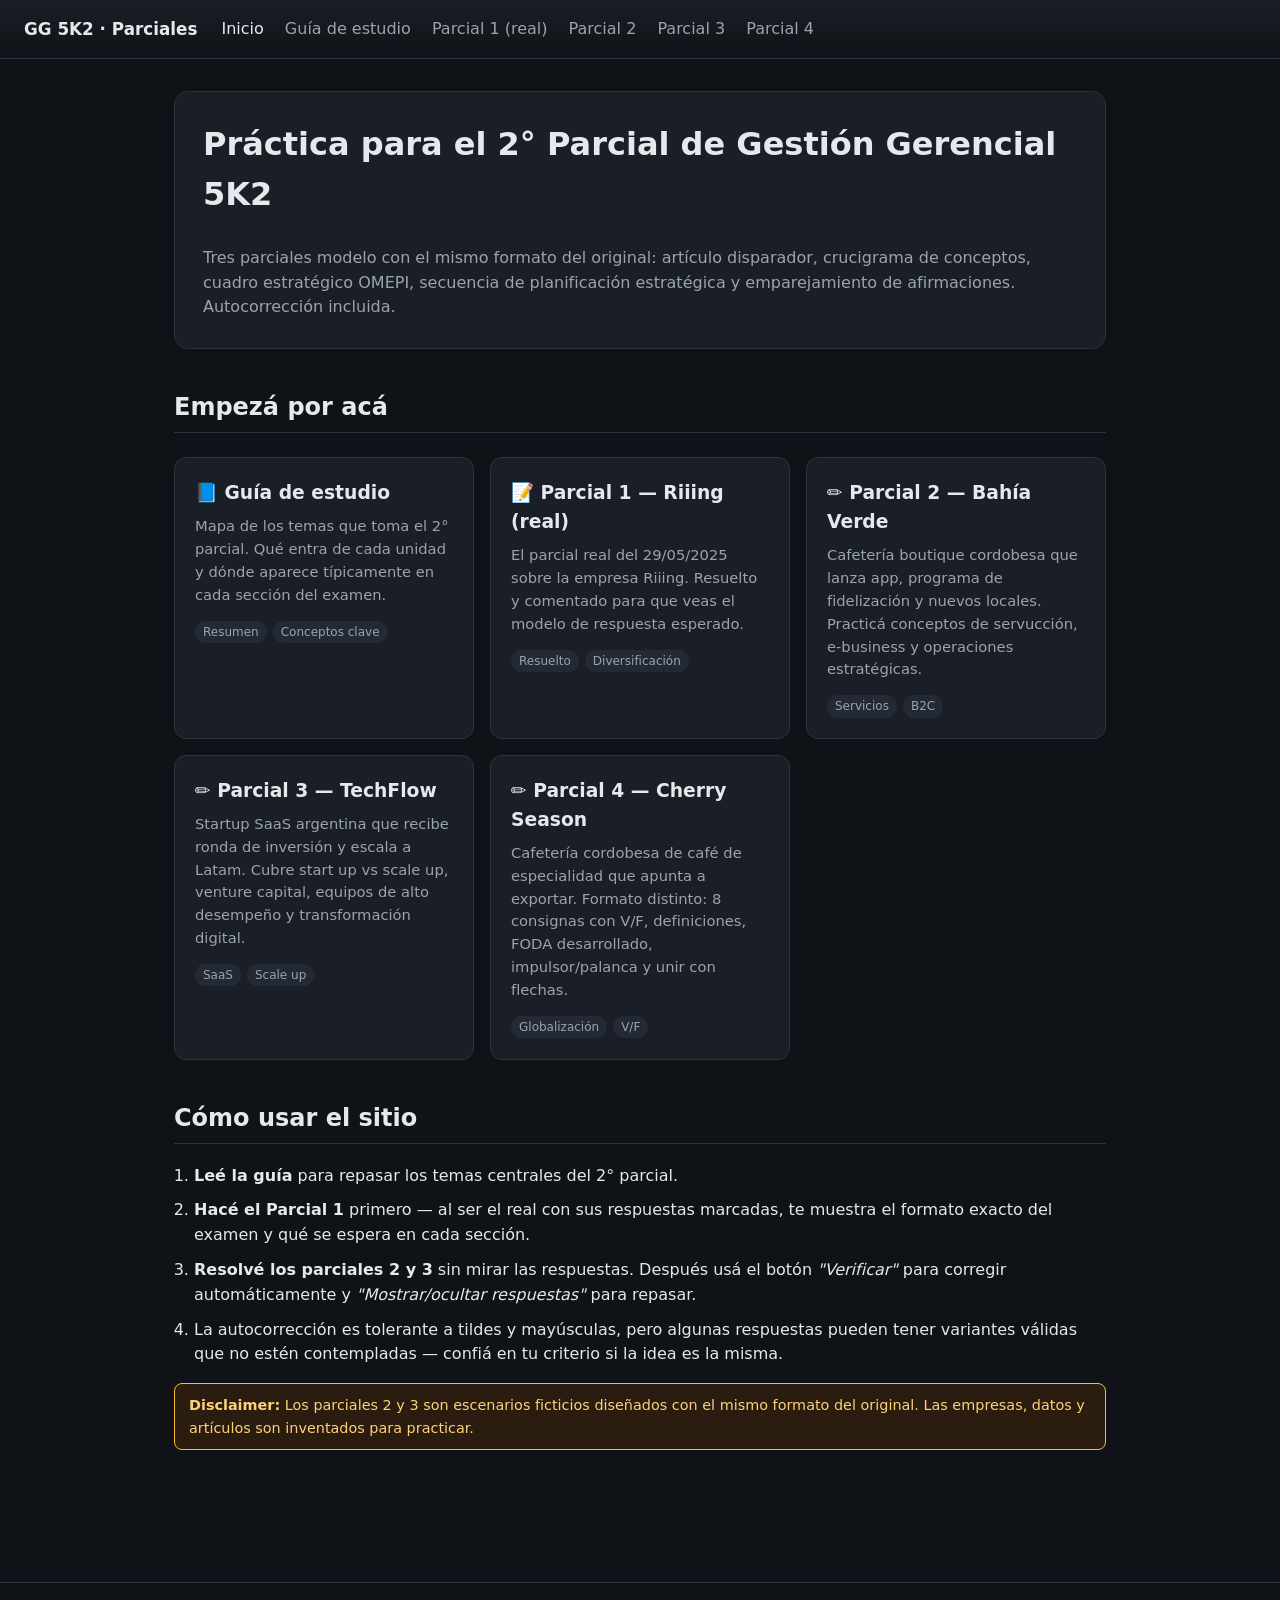
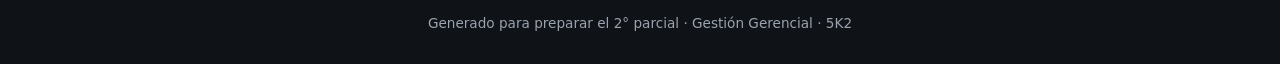
<file: index.html>
<!DOCTYPE html>
<html lang="es">
<head>
<meta charset="UTF-8">
<meta name="viewport" content="width=device-width, initial-scale=1.0">
<title>Gestión Gerencial 5K2 — Parciales Modelo</title>
<link rel="stylesheet" href="styles.css">
</head>
<body>
<header class="site">
  <div class="logo">GG 5K2 · Parciales</div>
  <nav>
    <a href="index.html">Inicio</a>
    <a href="guia.html">Guía de estudio</a>
    <a href="parcial-1.html">Parcial 1 (real)</a>
    <a href="parcial-2.html">Parcial 2</a>
    <a href="parcial-3.html">Parcial 3</a>
    <a href="parcial-4.html">Parcial 4</a>
  </nav>
</header>

<main>
  <section class="hero">
    <h1>Práctica para el 2° Parcial de Gestión Gerencial 5K2</h1>
    <p>Tres parciales modelo con el mismo formato del original: artículo disparador, crucigrama de conceptos, cuadro estratégico OMEPI, secuencia de planificación estratégica y emparejamiento de afirmaciones. Autocorrección incluida.</p>
  </section>

  <h2>Empezá por acá</h2>
  <div class="grid">
    <a class="card" href="guia.html">
      <h3>📘 Guía de estudio</h3>
      <p>Mapa de los temas que toma el 2° parcial. Qué entra de cada unidad y dónde aparece típicamente en cada sección del examen.</p>
      <span class="pill">Resumen</span><span class="pill">Conceptos clave</span>
    </a>

    <a class="card" href="parcial-1.html">
      <h3>📝 Parcial 1 — Riiing (real)</h3>
      <p>El parcial real del 29/05/2025 sobre la empresa Riiing. Resuelto y comentado para que veas el modelo de respuesta esperado.</p>
      <span class="pill">Resuelto</span><span class="pill">Diversificación</span>
    </a>

    <a class="card" href="parcial-2.html">
      <h3>✏️ Parcial 2 — Bahía Verde</h3>
      <p>Cafetería boutique cordobesa que lanza app, programa de fidelización y nuevos locales. Practicá conceptos de servucción, e-business y operaciones estratégicas.</p>
      <span class="pill">Servicios</span><span class="pill">B2C</span>
    </a>

    <a class="card" href="parcial-3.html">
      <h3>✏️ Parcial 3 — TechFlow</h3>
      <p>Startup SaaS argentina que recibe ronda de inversión y escala a Latam. Cubre start up vs scale up, venture capital, equipos de alto desempeño y transformación digital.</p>
      <span class="pill">SaaS</span><span class="pill">Scale up</span>
    </a>

    <a class="card" href="parcial-4.html">
      <h3>✏️ Parcial 4 — Cherry Season</h3>
      <p>Cafetería cordobesa de café de especialidad que apunta a exportar. Formato distinto: 8 consignas con V/F, definiciones, FODA desarrollado, impulsor/palanca y unir con flechas.</p>
      <span class="pill">Globalización</span><span class="pill">V/F</span>
    </a>
  </div>

  <h2>Cómo usar el sitio</h2>
  <ol class="numbered">
    <li><strong>Leé la guía</strong> para repasar los temas centrales del 2° parcial.</li>
    <li><strong>Hacé el Parcial 1</strong> primero — al ser el real con sus respuestas marcadas, te muestra el formato exacto del examen y qué se espera en cada sección.</li>
    <li><strong>Resolvé los parciales 2 y 3</strong> sin mirar las respuestas. Después usá el botón <em>"Verificar"</em> para corregir automáticamente y <em>"Mostrar/ocultar respuestas"</em> para repasar.</li>
    <li>La autocorrección es tolerante a tildes y mayúsculas, pero algunas respuestas pueden tener variantes válidas que no estén contempladas — confiá en tu criterio si la idea es la misma.</li>
  </ol>

  <div class="warn-banner">
    <strong>Disclaimer:</strong> Los parciales 2 y 3 son escenarios ficticios diseñados con el mismo formato del original. Las empresas, datos y artículos son inventados para practicar.
  </div>
</main>

<footer>
  Generado para preparar el 2° parcial · Gestión Gerencial · 5K2
</footer>
<script src="script.js"></script>
</body>
</html>
</file>
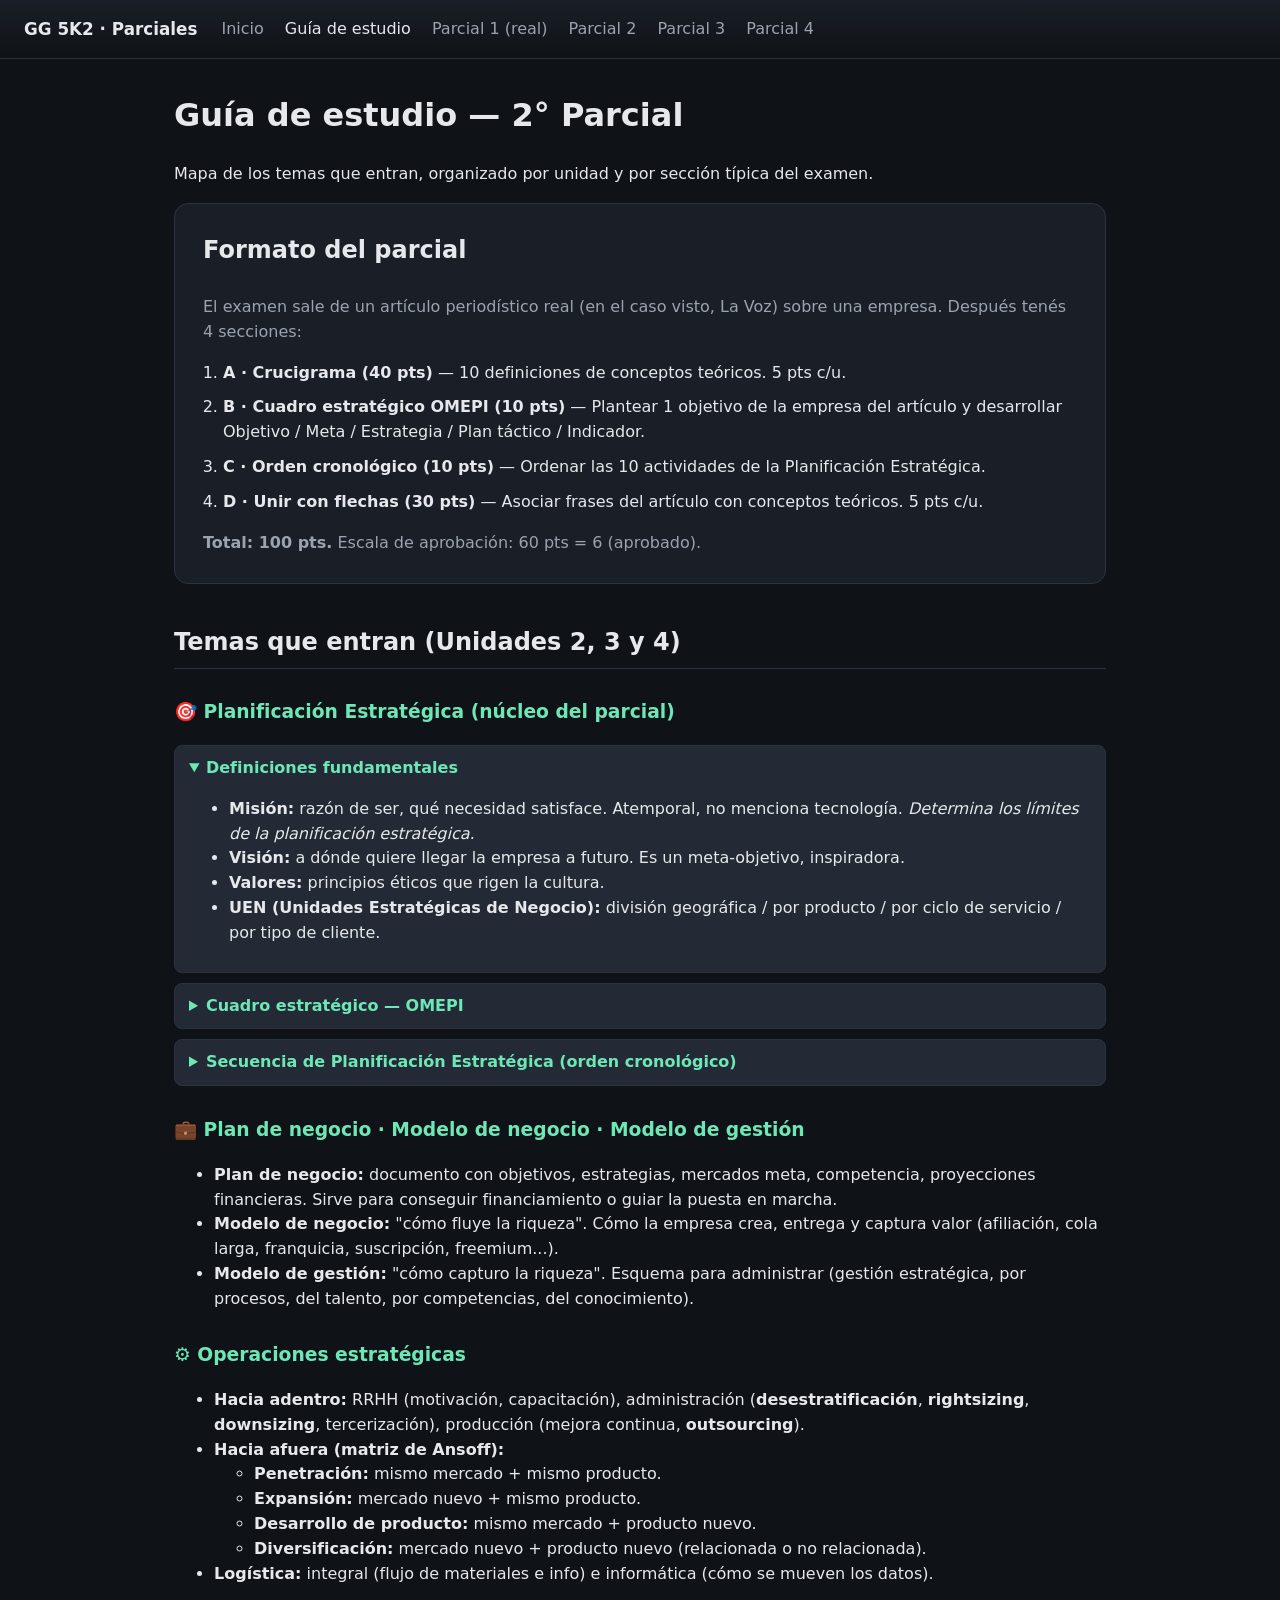
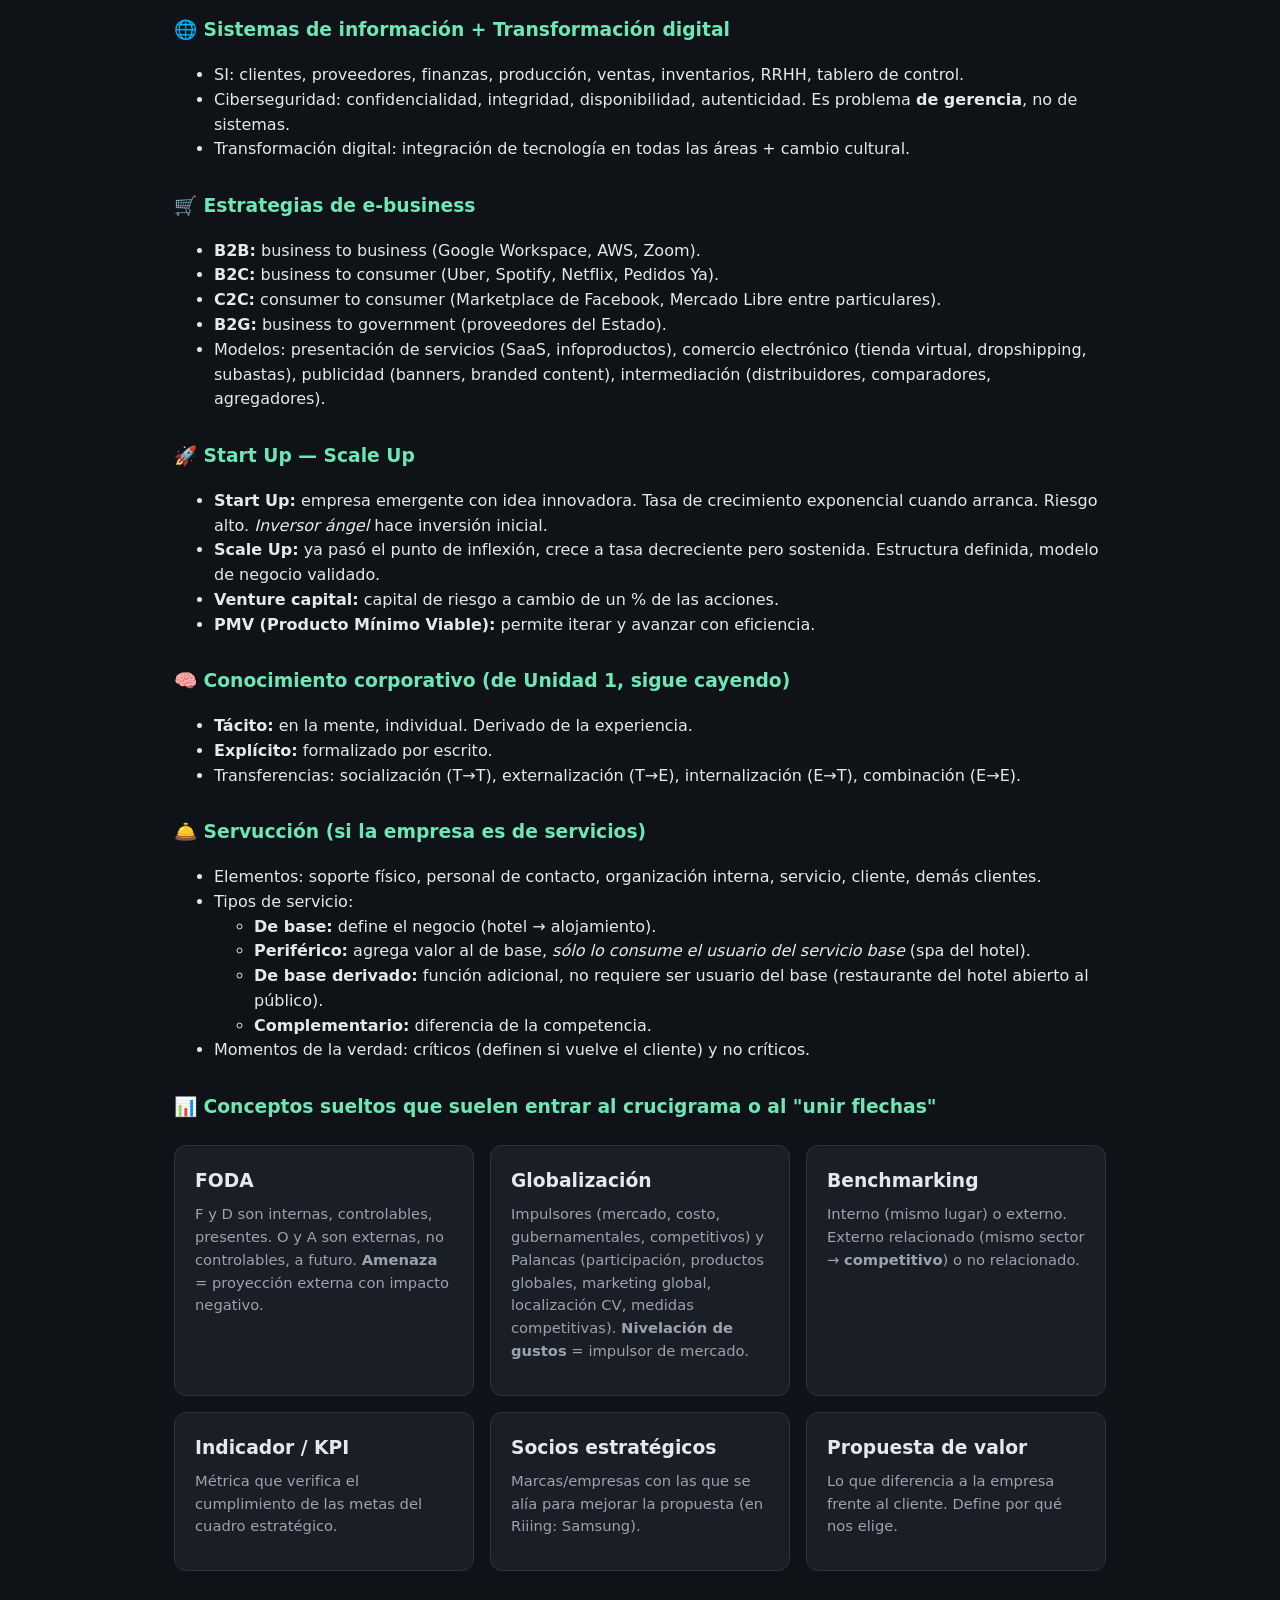
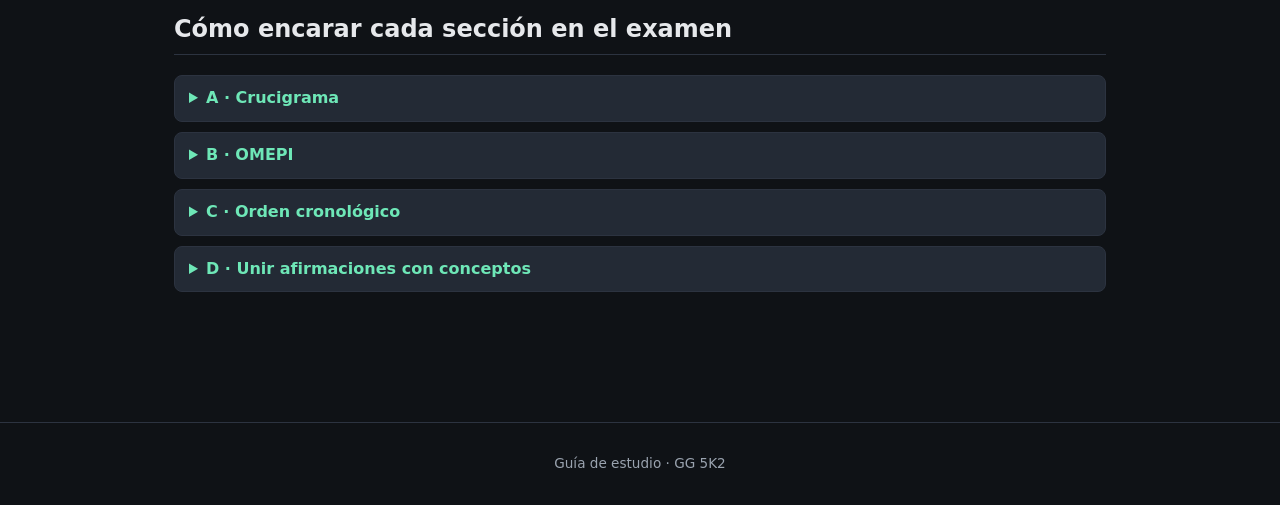
<file: guia.html>
<!DOCTYPE html>
<html lang="es">
<head>
<meta charset="UTF-8">
<meta name="viewport" content="width=device-width, initial-scale=1.0">
<title>Guía de estudio — 2° Parcial GG 5K2</title>
<link rel="stylesheet" href="styles.css">
</head>
<body>
<header class="site">
  <div class="logo">GG 5K2 · Parciales</div>
  <nav>
    <a href="index.html">Inicio</a>
    <a href="guia.html">Guía de estudio</a>
    <a href="parcial-1.html">Parcial 1 (real)</a>
    <a href="parcial-2.html">Parcial 2</a>
    <a href="parcial-3.html">Parcial 3</a>
    <a href="parcial-4.html">Parcial 4</a>
  </nav>
</header>

<main>
  <h1>Guía de estudio — 2° Parcial</h1>
  <p class="meta">Mapa de los temas que entran, organizado por unidad y por sección típica del examen.</p>

  <section class="hero">
    <h2 style="margin-top:0;border:none">Formato del parcial</h2>
    <p>El examen sale de un artículo periodístico real (en el caso visto, La Voz) sobre una empresa. Después tenés 4 secciones:</p>
    <ol class="numbered">
      <li><strong>A · Crucigrama (40 pts)</strong> — 10 definiciones de conceptos teóricos. 5 pts c/u.</li>
      <li><strong>B · Cuadro estratégico OMEPI (10 pts)</strong> — Plantear 1 objetivo de la empresa del artículo y desarrollar Objetivo / Meta / Estrategia / Plan táctico / Indicador.</li>
      <li><strong>C · Orden cronológico (10 pts)</strong> — Ordenar las 10 actividades de la Planificación Estratégica.</li>
      <li><strong>D · Unir con flechas (30 pts)</strong> — Asociar frases del artículo con conceptos teóricos. 5 pts c/u.</li>
    </ol>
    <p><strong>Total: 100 pts.</strong> Escala de aprobación: 60 pts = 6 (aprobado).</p>
  </section>

  <h2>Temas que entran (Unidades 2, 3 y 4)</h2>

  <h3>🎯 Planificación Estratégica (núcleo del parcial)</h3>
  <details open>
    <summary>Definiciones fundamentales</summary>
    <ul>
      <li><strong>Misión:</strong> razón de ser, qué necesidad satisface. Atemporal, no menciona tecnología. <em>Determina los límites de la planificación estratégica.</em></li>
      <li><strong>Visión:</strong> a dónde quiere llegar la empresa a futuro. Es un meta-objetivo, inspiradora.</li>
      <li><strong>Valores:</strong> principios éticos que rigen la cultura.</li>
      <li><strong>UEN (Unidades Estratégicas de Negocio):</strong> división geográfica / por producto / por ciclo de servicio / por tipo de cliente.</li>
    </ul>
  </details>

  <details>
    <summary>Cuadro estratégico — OMEPI</summary>
    <p>Lo más probable en la sección B. Estructura:</p>
    <table class="omepi-table">
      <thead><tr><th>Objetivo</th><th>Meta</th><th>Estrategia</th><th>Plan táctico</th><th>Indicador</th></tr></thead>
      <tbody>
        <tr>
          <td>Qué quiero lograr. Medible, con qué + cuánto + cuándo. Verbo en infinitivo.</td>
          <td>Segmentación del objetivo. Suma de metas = objetivo. Tiempo + cantidad.</td>
          <td>El "estilo" / rumbo. Termina en "-ción". No son acciones.</td>
          <td>Programa con nombre. Detalle de actividades, plazos, recursos, responsables.</td>
          <td>KPI medible que verifica cumplimiento.</td>
        </tr>
      </tbody>
    </table>
    <p><strong>Regla:</strong> por cada objetivo → 2+ metas, 1+ estrategias, 1+ programas, misma cantidad de indicadores que de metas.</p>
  </details>

  <details>
    <summary>Secuencia de Planificación Estratégica (orden cronológico)</summary>
    <ol class="numbered">
      <li>Análisis de las tendencias de escenarios (contexto/macro)</li>
      <li>Análisis de la competencia / sector</li>
      <li>Análisis de los clientes del sector</li>
      <li>Análisis de cadena de Valor (interno)</li>
      <li>Listado FODA</li>
      <li>Balance de fuerzas</li>
      <li>Definición de Misión</li>
      <li>Definición de Estrategias</li>
      <li>Desarrollo de programas tácticos</li>
      <li>Implementación</li>
    </ol>
    <p class="meta">Regla mnemotécnica: <strong>afuera → adentro → diagnóstico → definiciones → ejecución.</strong></p>
  </details>

  <h3>💼 Plan de negocio · Modelo de negocio · Modelo de gestión</h3>
  <ul>
    <li><strong>Plan de negocio:</strong> documento con objetivos, estrategias, mercados meta, competencia, proyecciones financieras. Sirve para conseguir financiamiento o guiar la puesta en marcha.</li>
    <li><strong>Modelo de negocio:</strong> "cómo fluye la riqueza". Cómo la empresa crea, entrega y captura valor (afiliación, cola larga, franquicia, suscripción, freemium...).</li>
    <li><strong>Modelo de gestión:</strong> "cómo capturo la riqueza". Esquema para administrar (gestión estratégica, por procesos, del talento, por competencias, del conocimiento).</li>
  </ul>

  <h3>⚙️ Operaciones estratégicas</h3>
  <ul>
    <li><strong>Hacia adentro:</strong> RRHH (motivación, capacitación), administración (<strong>desestratificación</strong>, <strong>rightsizing</strong>, <strong>downsizing</strong>, tercerización), producción (mejora continua, <strong>outsourcing</strong>).</li>
    <li><strong>Hacia afuera (matriz de Ansoff):</strong>
      <ul>
        <li><strong>Penetración:</strong> mismo mercado + mismo producto.</li>
        <li><strong>Expansión:</strong> mercado nuevo + mismo producto.</li>
        <li><strong>Desarrollo de producto:</strong> mismo mercado + producto nuevo.</li>
        <li><strong>Diversificación:</strong> mercado nuevo + producto nuevo (relacionada o no relacionada).</li>
      </ul>
    </li>
    <li><strong>Logística:</strong> integral (flujo de materiales e info) e informática (cómo se mueven los datos).</li>
  </ul>

  <h3>🌐 Sistemas de información + Transformación digital</h3>
  <ul>
    <li>SI: clientes, proveedores, finanzas, producción, ventas, inventarios, RRHH, tablero de control.</li>
    <li>Ciberseguridad: confidencialidad, integridad, disponibilidad, autenticidad. Es problema <strong>de gerencia</strong>, no de sistemas.</li>
    <li>Transformación digital: integración de tecnología en todas las áreas + cambio cultural.</li>
  </ul>

  <h3>🛒 Estrategias de e-business</h3>
  <ul>
    <li><strong>B2B:</strong> business to business (Google Workspace, AWS, Zoom).</li>
    <li><strong>B2C:</strong> business to consumer (Uber, Spotify, Netflix, Pedidos Ya).</li>
    <li><strong>C2C:</strong> consumer to consumer (Marketplace de Facebook, Mercado Libre entre particulares).</li>
    <li><strong>B2G:</strong> business to government (proveedores del Estado).</li>
    <li>Modelos: presentación de servicios (SaaS, infoproductos), comercio electrónico (tienda virtual, dropshipping, subastas), publicidad (banners, branded content), intermediación (distribuidores, comparadores, agregadores).</li>
  </ul>

  <h3>🚀 Start Up — Scale Up</h3>
  <ul>
    <li><strong>Start Up:</strong> empresa emergente con idea innovadora. Tasa de crecimiento exponencial cuando arranca. Riesgo alto. <em>Inversor ángel</em> hace inversión inicial.</li>
    <li><strong>Scale Up:</strong> ya pasó el punto de inflexión, crece a tasa decreciente pero sostenida. Estructura definida, modelo de negocio validado.</li>
    <li><strong>Venture capital:</strong> capital de riesgo a cambio de un % de las acciones.</li>
    <li><strong>PMV (Producto Mínimo Viable):</strong> permite iterar y avanzar con eficiencia.</li>
  </ul>

  <h3>🧠 Conocimiento corporativo (de Unidad 1, sigue cayendo)</h3>
  <ul>
    <li><strong>Tácito:</strong> en la mente, individual. Derivado de la experiencia.</li>
    <li><strong>Explícito:</strong> formalizado por escrito.</li>
    <li>Transferencias: socialización (T→T), externalización (T→E), internalización (E→T), combinación (E→E).</li>
  </ul>

  <h3>🛎️ Servucción (si la empresa es de servicios)</h3>
  <ul>
    <li>Elementos: soporte físico, personal de contacto, organización interna, servicio, cliente, demás clientes.</li>
    <li>Tipos de servicio:
      <ul>
        <li><strong>De base:</strong> define el negocio (hotel → alojamiento).</li>
        <li><strong>Periférico:</strong> agrega valor al de base, <em>sólo lo consume el usuario del servicio base</em> (spa del hotel).</li>
        <li><strong>De base derivado:</strong> función adicional, no requiere ser usuario del base (restaurante del hotel abierto al público).</li>
        <li><strong>Complementario:</strong> diferencia de la competencia.</li>
      </ul>
    </li>
    <li>Momentos de la verdad: críticos (definen si vuelve el cliente) y no críticos.</li>
  </ul>

  <h3>📊 Conceptos sueltos que suelen entrar al crucigrama o al "unir flechas"</h3>
  <div class="grid">
    <div class="card">
      <h3>FODA</h3>
      <p>F y D son internas, controlables, presentes. O y A son externas, no controlables, a futuro. <strong>Amenaza</strong> = proyección externa con impacto negativo.</p>
    </div>
    <div class="card">
      <h3>Globalización</h3>
      <p>Impulsores (mercado, costo, gubernamentales, competitivos) y Palancas (participación, productos globales, marketing global, localización CV, medidas competitivas). <strong>Nivelación de gustos</strong> = impulsor de mercado.</p>
    </div>
    <div class="card">
      <h3>Benchmarking</h3>
      <p>Interno (mismo lugar) o externo. Externo relacionado (mismo sector → <strong>competitivo</strong>) o no relacionado.</p>
    </div>
    <div class="card">
      <h3>Indicador / KPI</h3>
      <p>Métrica que verifica el cumplimiento de las metas del cuadro estratégico.</p>
    </div>
    <div class="card">
      <h3>Socios estratégicos</h3>
      <p>Marcas/empresas con las que se alía para mejorar la propuesta (en Riiing: Samsung).</p>
    </div>
    <div class="card">
      <h3>Propuesta de valor</h3>
      <p>Lo que diferencia a la empresa frente al cliente. Define por qué nos elige.</p>
    </div>
  </div>

  <h2>Cómo encarar cada sección en el examen</h2>

  <details>
    <summary>A · Crucigrama</summary>
    <p>Las definiciones son textuales del apunte. Si una no te sale, dejala para el final y resolvé las que crucen letras. Los conceptos más frecuentes:</p>
    <ul>
      <li>Indicador, KPI, métrica</li>
      <li>Misión, Visión, Estrategia</li>
      <li>Amenaza, Oportunidad, Fortaleza, Debilidad</li>
      <li>Tácito, Explícito</li>
      <li>Rightsizing, Downsizing, Desestratificación, Outsourcing</li>
      <li>Servicio de base, Periférico</li>
      <li>Benchmarking (competitivo, interno, externo)</li>
      <li>Globalización (impulsores, palancas, multilocal)</li>
    </ul>
  </details>

  <details>
    <summary>B · OMEPI</summary>
    <ol class="numbered">
      <li>Releé el artículo y elegí 1 objetivo coherente con la consigna (ej: "reducir costos de almacenamiento un 5% para 2027").</li>
      <li>Verbo en infinitivo + cuánto + cuándo.</li>
      <li>Metas que sumen el objetivo (ej: "reducir 2.5% en 2026" + "reducir 2.5% en 2027").</li>
      <li>Estrategia termina en -ción (ej: "aplicación de política JIT").</li>
      <li>Programa táctico con nombre (ej: "Programa de inventario justo a tiempo").</li>
      <li>Indicador medible: fórmula concreta (ej: % de reducción = (Costo previo − Costo actual) / Costo previo × 100).</li>
    </ol>
  </details>

  <details>
    <summary>C · Orden cronológico</summary>
    <p>Memorizá la secuencia (10 ítems). Suele entrar tal cual. Acordate: <strong>contexto → sector → clientes → cadena de valor → FODA → balance → misión → estrategia → programas → implementación.</strong></p>
  </details>

  <details>
    <summary>D · Unir afirmaciones con conceptos</summary>
    <p>Estrategia: leé los conceptos primero, después buscá en cada afirmación palabras clave que disparen el concepto. Las frases del artículo casi siempre tienen una pista textual (ej: "12 meses" → propuesta de valor, "asesoramiento" → servicio periférico, "marcas" → socios estratégicos).</p>
  </details>

</main>

<footer>Guía de estudio · GG 5K2</footer>
<script src="script.js"></script>
</body>
</html>
</file>
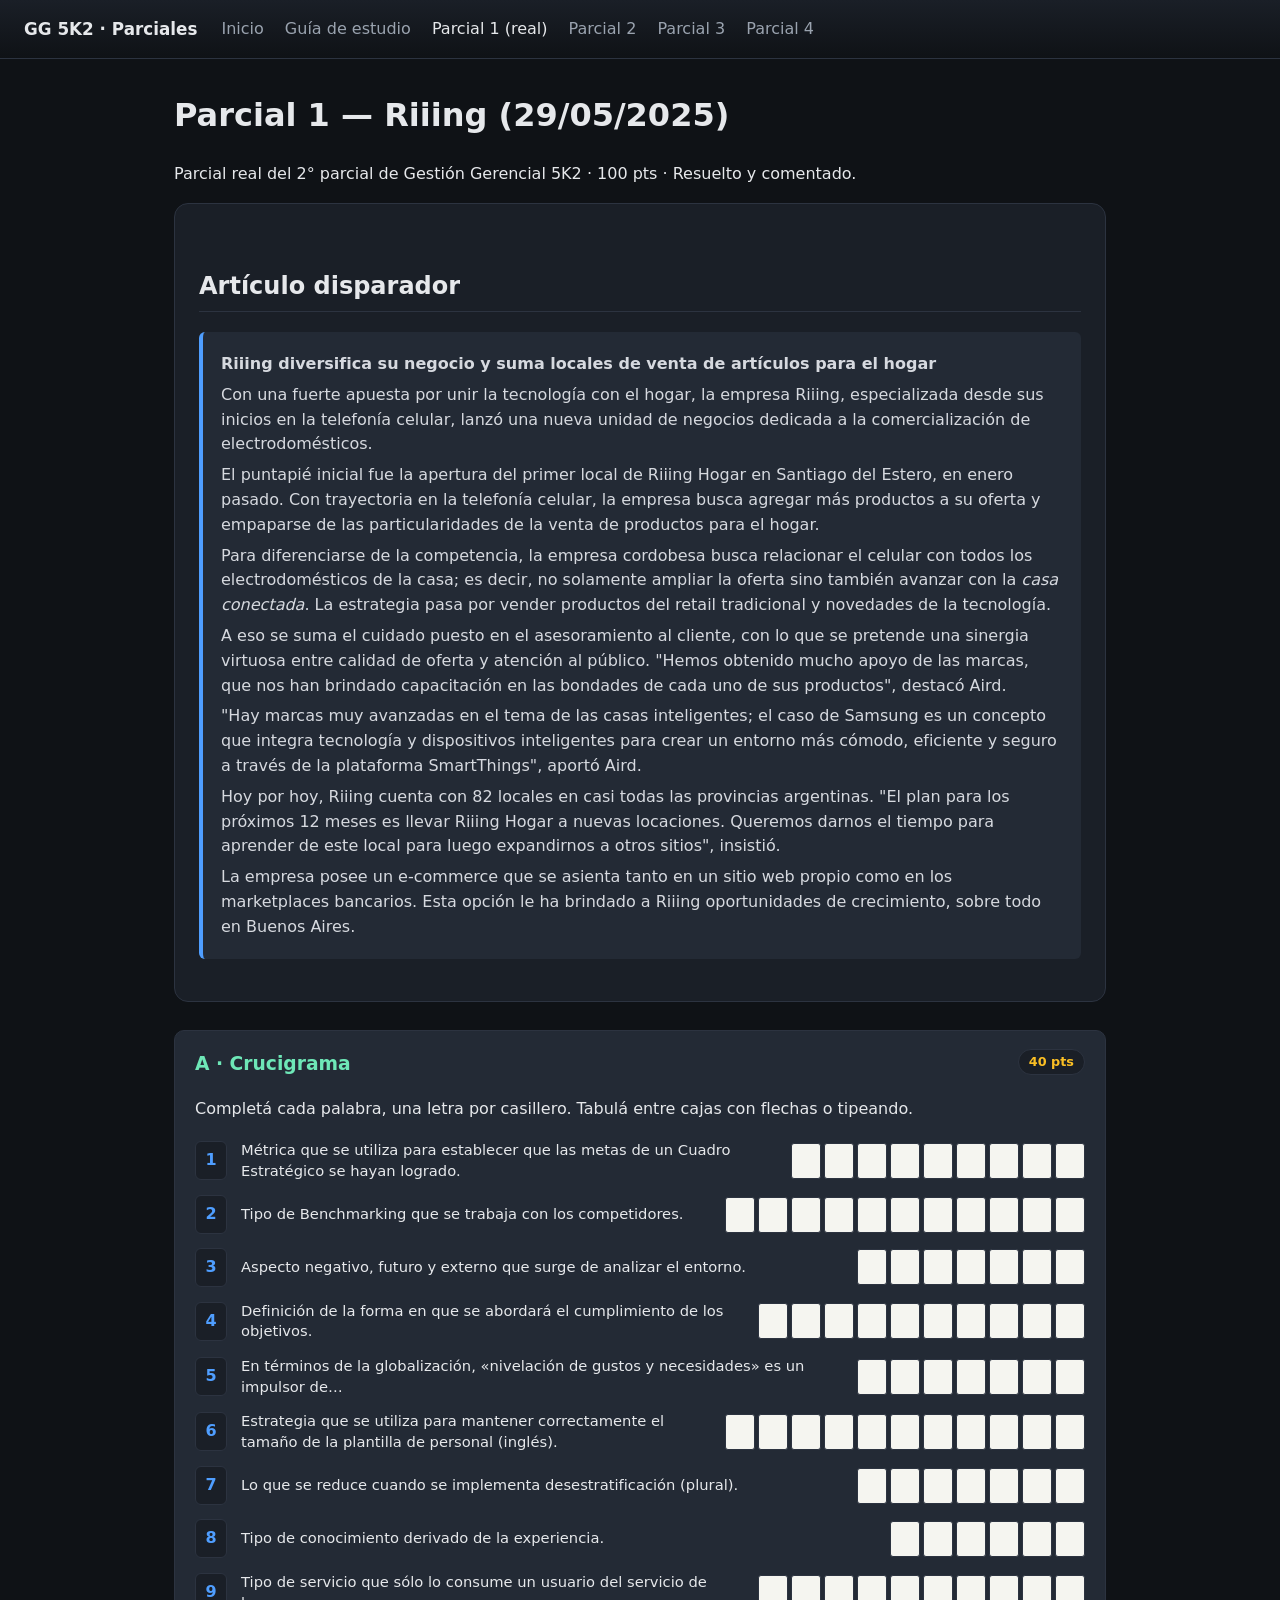
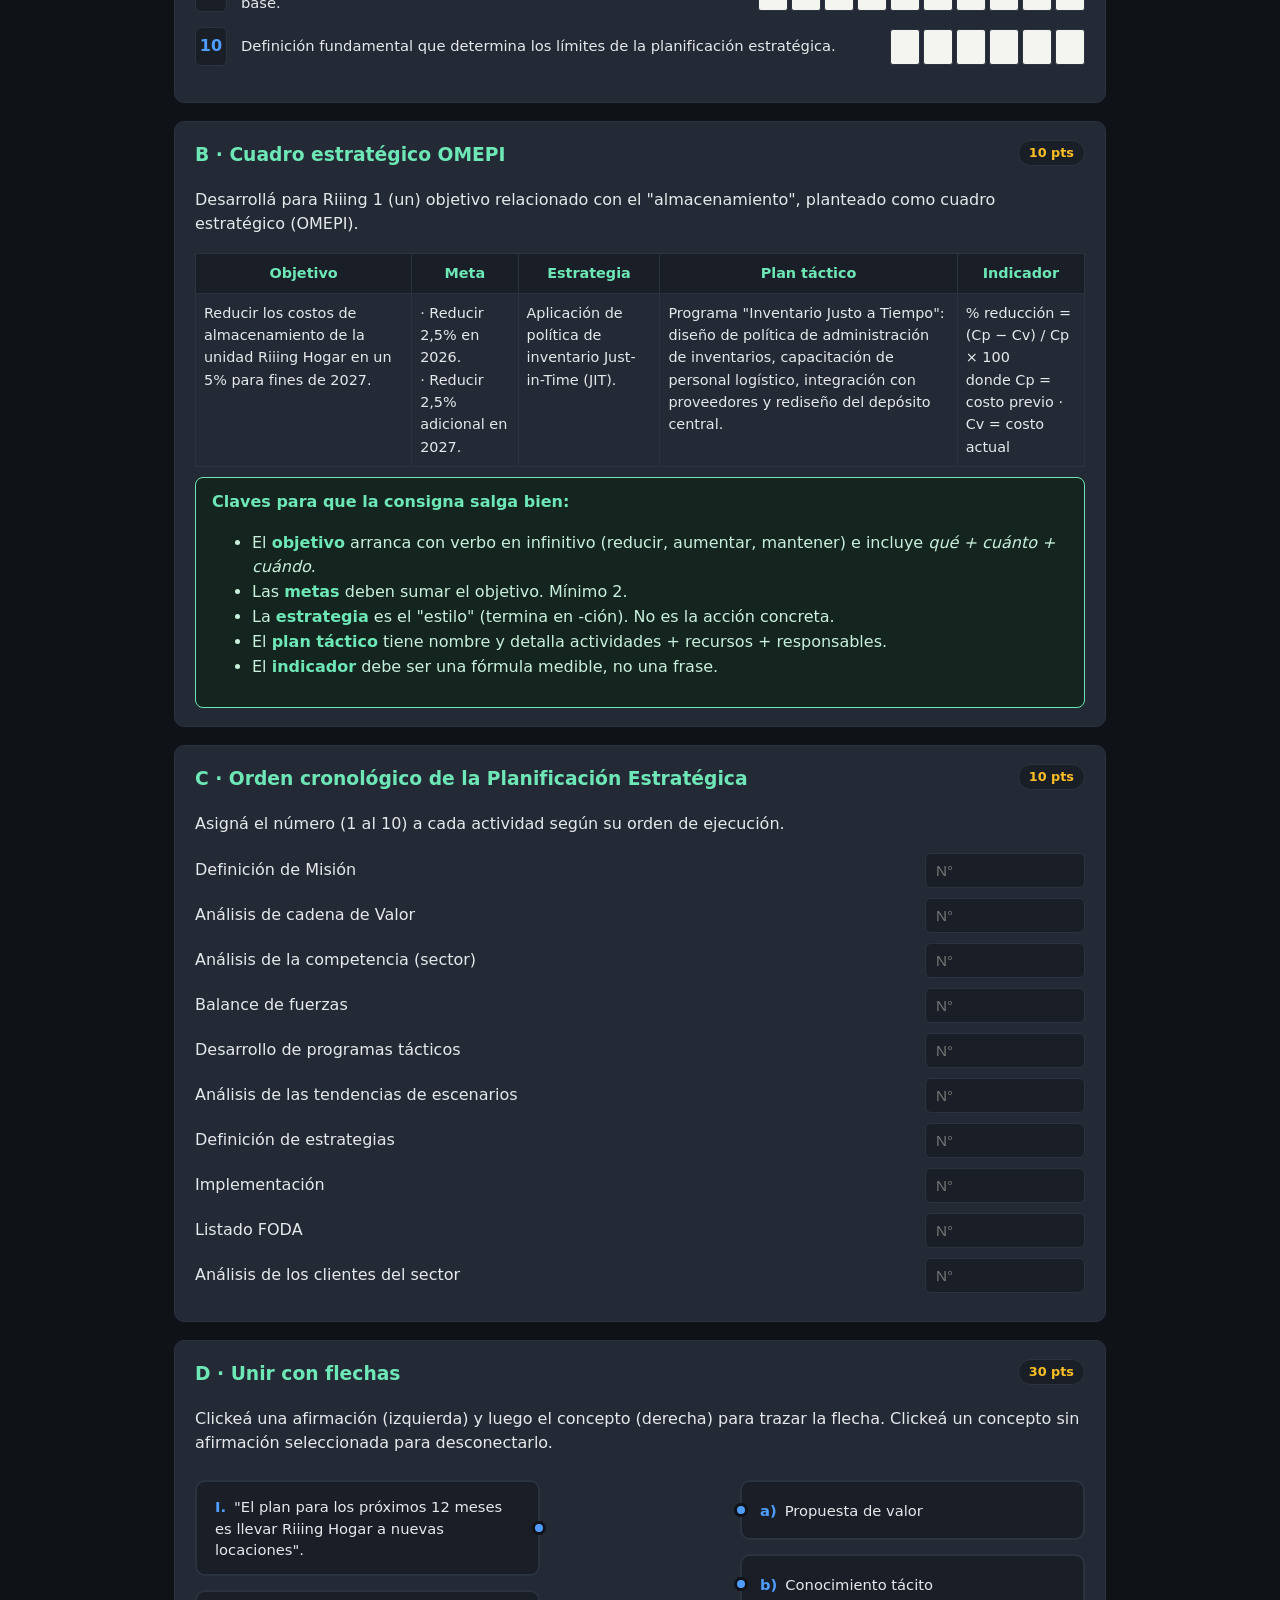
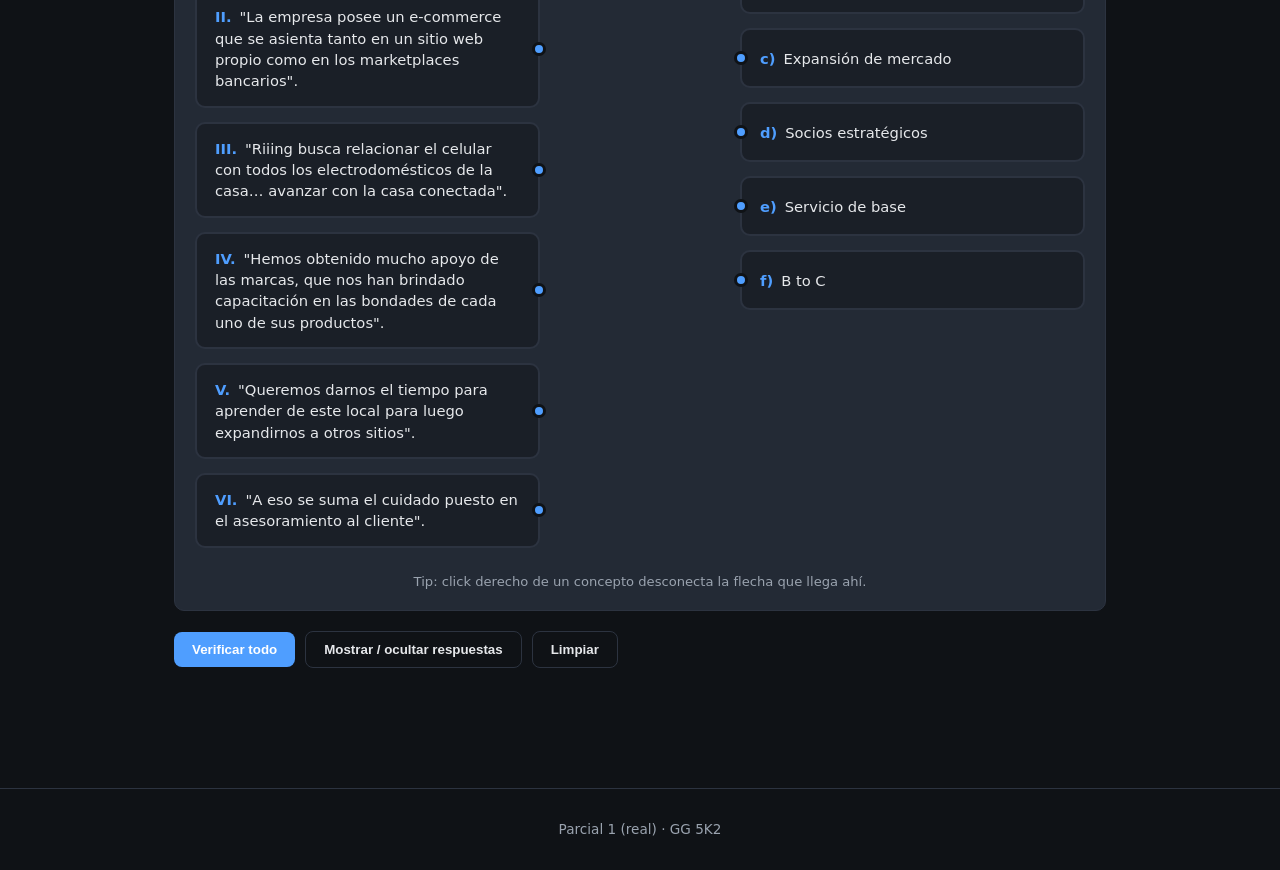
<file: parcial-1.html>
<!DOCTYPE html>
<html lang="es">
<head>
<meta charset="UTF-8">
<meta name="viewport" content="width=device-width, initial-scale=1.0">
<title>Parcial 1 — Riiing (resuelto) — GG 5K2</title>
<link rel="stylesheet" href="styles.css">
</head>
<body>
<header class="site">
  <div class="logo">GG 5K2 · Parciales</div>
  <nav>
    <a href="index.html">Inicio</a>
    <a href="guia.html">Guía de estudio</a>
    <a href="parcial-1.html">Parcial 1 (real)</a>
    <a href="parcial-2.html">Parcial 2</a>
    <a href="parcial-3.html">Parcial 3</a>
    <a href="parcial-4.html">Parcial 4</a>
  </nav>
</header>

<main id="exam">
  <h1>Parcial 1 — Riiing (29/05/2025)</h1>
  <p class="meta">Parcial real del 2° parcial de Gestión Gerencial 5K2 · 100 pts · Resuelto y comentado.</p>

  <article class="exam">
    <h2>Artículo disparador</h2>
    <blockquote>
      <p><strong>Riiing diversifica su negocio y suma locales de venta de artículos para el hogar</strong></p>
      <p>Con una fuerte apuesta por unir la tecnología con el hogar, la empresa Riiing, especializada desde sus inicios en la telefonía celular, lanzó una nueva unidad de negocios dedicada a la comercialización de electrodomésticos.</p>
      <p>El puntapié inicial fue la apertura del primer local de Riiing Hogar en Santiago del Estero, en enero pasado. Con trayectoria en la telefonía celular, la empresa busca agregar más productos a su oferta y empaparse de las particularidades de la venta de productos para el hogar.</p>
      <p>Para diferenciarse de la competencia, la empresa cordobesa busca relacionar el celular con todos los electrodomésticos de la casa; es decir, no solamente ampliar la oferta sino también avanzar con la <em>casa conectada</em>. La estrategia pasa por vender productos del retail tradicional y novedades de la tecnología.</p>
      <p>A eso se suma el cuidado puesto en el asesoramiento al cliente, con lo que se pretende una sinergia virtuosa entre calidad de oferta y atención al público. "Hemos obtenido mucho apoyo de las marcas, que nos han brindado capacitación en las bondades de cada uno de sus productos", destacó Aird.</p>
      <p>"Hay marcas muy avanzadas en el tema de las casas inteligentes; el caso de Samsung es un concepto que integra tecnología y dispositivos inteligentes para crear un entorno más cómodo, eficiente y seguro a través de la plataforma SmartThings", aportó Aird.</p>
      <p>Hoy por hoy, Riiing cuenta con 82 locales en casi todas las provincias argentinas. "El plan para los próximos 12 meses es llevar Riiing Hogar a nuevas locaciones. Queremos darnos el tiempo para aprender de este local para luego expandirnos a otros sitios", insistió.</p>
      <p>La empresa posee un e-commerce que se asienta tanto en un sitio web propio como en los marketplaces bancarios. Esta opción le ha brindado a Riiing oportunidades de crecimiento, sobre todo en Buenos Aires.</p>
    </blockquote>
  </article>

  <!-- ===== SECCIÓN A: CRUCIGRAMA ===== -->
  <section class="section">
    <h3>A · Crucigrama <span class="points">40 pts</span></h3>
    <p class="meta">Completá cada palabra, una letra por casillero. Tabulá entre cajas con flechas o tipeando.</p>

    <div id="cw1" class="crossword" data-cw-words='[
      {"n":1,"clue":"Métrica que se utiliza para establecer que las metas de un Cuadro Estratégico se hayan logrado.","answer":"INDICADOR"},
      {"n":2,"clue":"Tipo de Benchmarking que se trabaja con los competidores.","answer":"COMPETITIVO"},
      {"n":3,"clue":"Aspecto negativo, futuro y externo que surge de analizar el entorno.","answer":"AMENAZA"},
      {"n":4,"clue":"Definición de la forma en que se abordará el cumplimiento de los objetivos.","answer":"ESTRATEGIA"},
      {"n":5,"clue":"En términos de la globalización, «nivelación de gustos y necesidades» es un impulsor de…","answer":"MERCADO"},
      {"n":6,"clue":"Estrategia que se utiliza para mantener correctamente el tamaño de la plantilla de personal (inglés).","answer":"RIGHTSIZING"},
      {"n":7,"clue":"Lo que se reduce cuando se implementa desestratificación (plural).","answer":"NIVELES"},
      {"n":8,"clue":"Tipo de conocimiento derivado de la experiencia.","answer":"TACITO"},
      {"n":9,"clue":"Tipo de servicio que sólo lo consume un usuario del servicio de base.","answer":"PERIFERICO"},
      {"n":10,"clue":"Definición fundamental que determina los límites de la planificación estratégica.","answer":"MISION"}
    ]'></div>

    <div class="answer-box">
      <strong>Respuestas:</strong> 1·INDICADOR · 2·COMPETITIVO · 3·AMENAZA · 4·ESTRATEGIA · 5·MERCADO · 6·RIGHTSIZING · 7·NIVELES · 8·TACITO · 9·PERIFERICO · 10·MISION
    </div>
  </section>

  <!-- ===== SECCIÓN B ===== -->
  <section class="section">
    <h3>B · Cuadro estratégico OMEPI <span class="points">10 pts</span></h3>
    <p class="meta">Desarrollá para Riiing 1 (un) objetivo relacionado con el "almacenamiento", planteado como cuadro estratégico (OMEPI).</p>

    <table class="omepi-table">
      <thead>
        <tr><th>Objetivo</th><th>Meta</th><th>Estrategia</th><th>Plan táctico</th><th>Indicador</th></tr>
      </thead>
      <tbody>
        <tr>
          <td>Reducir los costos de almacenamiento de la unidad Riiing Hogar en un 5% para fines de 2027.</td>
          <td>· Reducir 2,5% en 2026.<br>· Reducir 2,5% adicional en 2027.</td>
          <td>Aplicación de política de inventario Just-in-Time (JIT).</td>
          <td>Programa "Inventario Justo a Tiempo": diseño de política de administración de inventarios, capacitación de personal logístico, integración con proveedores y rediseño del depósito central.</td>
          <td>% reducción = (Cp − Cv) / Cp × 100<br>donde Cp = costo previo · Cv = costo actual</td>
        </tr>
      </tbody>
    </table>

    <div class="answer-box show">
      <strong>Claves para que la consigna salga bien:</strong>
      <ul>
        <li>El <strong>objetivo</strong> arranca con verbo en infinitivo (reducir, aumentar, mantener) e incluye <em>qué + cuánto + cuándo</em>.</li>
        <li>Las <strong>metas</strong> deben sumar el objetivo. Mínimo 2.</li>
        <li>La <strong>estrategia</strong> es el "estilo" (termina en -ción). No es la acción concreta.</li>
        <li>El <strong>plan táctico</strong> tiene nombre y detalla actividades + recursos + responsables.</li>
        <li>El <strong>indicador</strong> debe ser una fórmula medible, no una frase.</li>
      </ul>
    </div>
  </section>

  <!-- ===== SECCIÓN C ===== -->
  <section class="section">
    <h3>C · Orden cronológico de la Planificación Estratégica <span class="points">10 pts</span></h3>
    <p class="meta">Asigná el número (1 al 10) a cada actividad según su orden de ejecución.</p>

    <div class="q-row"><span class="q-text">Definición de Misión</span>
      <input type="text" data-answer='["7"]' placeholder="N°" style="max-width:80px"></div>
    <div class="q-row"><span class="q-text">Análisis de cadena de Valor</span>
      <input type="text" data-answer='["4"]' placeholder="N°" style="max-width:80px"></div>
    <div class="q-row"><span class="q-text">Análisis de la competencia (sector)</span>
      <input type="text" data-answer='["2"]' placeholder="N°" style="max-width:80px"></div>
    <div class="q-row"><span class="q-text">Balance de fuerzas</span>
      <input type="text" data-answer='["6"]' placeholder="N°" style="max-width:80px"></div>
    <div class="q-row"><span class="q-text">Desarrollo de programas tácticos</span>
      <input type="text" data-answer='["9"]' placeholder="N°" style="max-width:80px"></div>
    <div class="q-row"><span class="q-text">Análisis de las tendencias de escenarios</span>
      <input type="text" data-answer='["1"]' placeholder="N°" style="max-width:80px"></div>
    <div class="q-row"><span class="q-text">Definición de estrategias</span>
      <input type="text" data-answer='["8"]' placeholder="N°" style="max-width:80px"></div>
    <div class="q-row"><span class="q-text">Implementación</span>
      <input type="text" data-answer='["10"]' placeholder="N°" style="max-width:80px"></div>
    <div class="q-row"><span class="q-text">Listado FODA</span>
      <input type="text" data-answer='["5"]' placeholder="N°" style="max-width:80px"></div>
    <div class="q-row"><span class="q-text">Análisis de los clientes del sector</span>
      <input type="text" data-answer='["3"]' placeholder="N°" style="max-width:80px"></div>

    <div class="answer-box">
      <strong>Secuencia correcta:</strong> Escenarios (1) → Competencia (2) → Clientes (3) → Cadena de Valor (4) → FODA (5) → Balance de fuerzas (6) → Misión (7) → Estrategias (8) → Programas tácticos (9) → Implementación (10).
    </div>
  </section>

  <!-- ===== SECCIÓN D: UNIR CON FLECHAS ===== -->
  <section class="section">
    <h3>D · Unir con flechas <span class="points">30 pts</span></h3>
    <p class="meta">Clickeá una afirmación (izquierda) y luego el concepto (derecha) para trazar la flecha. Clickeá un concepto sin afirmación seleccionada para desconectarlo.</p>

    <div id="m1" class="match-arrows">
      <svg class="arrow-layer"></svg>
      <div class="match-col left">
        <div class="match-item" data-mid="L1" data-answer="R3">
          <span class="dot"></span>
          <div><span class="label">I.</span>"El plan para los próximos 12 meses es llevar Riiing Hogar a nuevas locaciones".</div>
        </div>
        <div class="match-item" data-mid="L2" data-answer="R6">
          <span class="dot"></span>
          <div><span class="label">II.</span>"La empresa posee un e-commerce que se asienta tanto en un sitio web propio como en los marketplaces bancarios".</div>
        </div>
        <div class="match-item" data-mid="L3" data-answer="R1">
          <span class="dot"></span>
          <div><span class="label">III.</span>"Riiing busca relacionar el celular con todos los electrodomésticos de la casa… avanzar con la casa conectada".</div>
        </div>
        <div class="match-item" data-mid="L4" data-answer="R4">
          <span class="dot"></span>
          <div><span class="label">IV.</span>"Hemos obtenido mucho apoyo de las marcas, que nos han brindado capacitación en las bondades de cada uno de sus productos".</div>
        </div>
        <div class="match-item" data-mid="L5" data-answer="R2">
          <span class="dot"></span>
          <div><span class="label">V.</span>"Queremos darnos el tiempo para aprender de este local para luego expandirnos a otros sitios".</div>
        </div>
        <div class="match-item" data-mid="L6" data-answer="R5">
          <span class="dot"></span>
          <div><span class="label">VI.</span>"A eso se suma el cuidado puesto en el asesoramiento al cliente".</div>
        </div>
      </div>
      <div class="match-col center"></div>
      <div class="match-col right">
        <div class="match-item" data-mid="R1"><span class="dot"></span><div><span class="label">a)</span>Propuesta de valor</div></div>
        <div class="match-item" data-mid="R2"><span class="dot"></span><div><span class="label">b)</span>Conocimiento tácito</div></div>
        <div class="match-item" data-mid="R3"><span class="dot"></span><div><span class="label">c)</span>Expansión de mercado</div></div>
        <div class="match-item" data-mid="R4"><span class="dot"></span><div><span class="label">d)</span>Socios estratégicos</div></div>
        <div class="match-item" data-mid="R5"><span class="dot"></span><div><span class="label">e)</span>Servicio de base</div></div>
        <div class="match-item" data-mid="R6"><span class="dot"></span><div><span class="label">f)</span>B to C</div></div>
      </div>
    </div>
    <p class="match-help">Tip: click derecho de un concepto desconecta la flecha que llega ahí.</p>

    <div class="answer-box">
      <strong>Respuestas:</strong> I → c · II → f · III → a · IV → d · V → b · VI → e.
    </div>
  </section>

  <div class="btn-row">
    <button class="btn" onclick="verifyExam({crosswordIds:['cw1'], matchingIds:['m1'], textRoot:'#exam'})">Verificar todo</button>
    <button class="btn secondary" onclick="toggleAnswers('#exam')">Mostrar / ocultar respuestas</button>
    <button class="btn secondary" onclick="resetExam({crosswordIds:['cw1'], matchingIds:['m1'], textRoot:'#exam'})">Limpiar</button>
    <span class="score"></span>
  </div>
</main>

<footer>Parcial 1 (real) · GG 5K2</footer>
<script src="script.js"></script>
<script>
  buildCrossword('cw1');
  initMatching('m1');
</script>
</body>
</html>
</file>
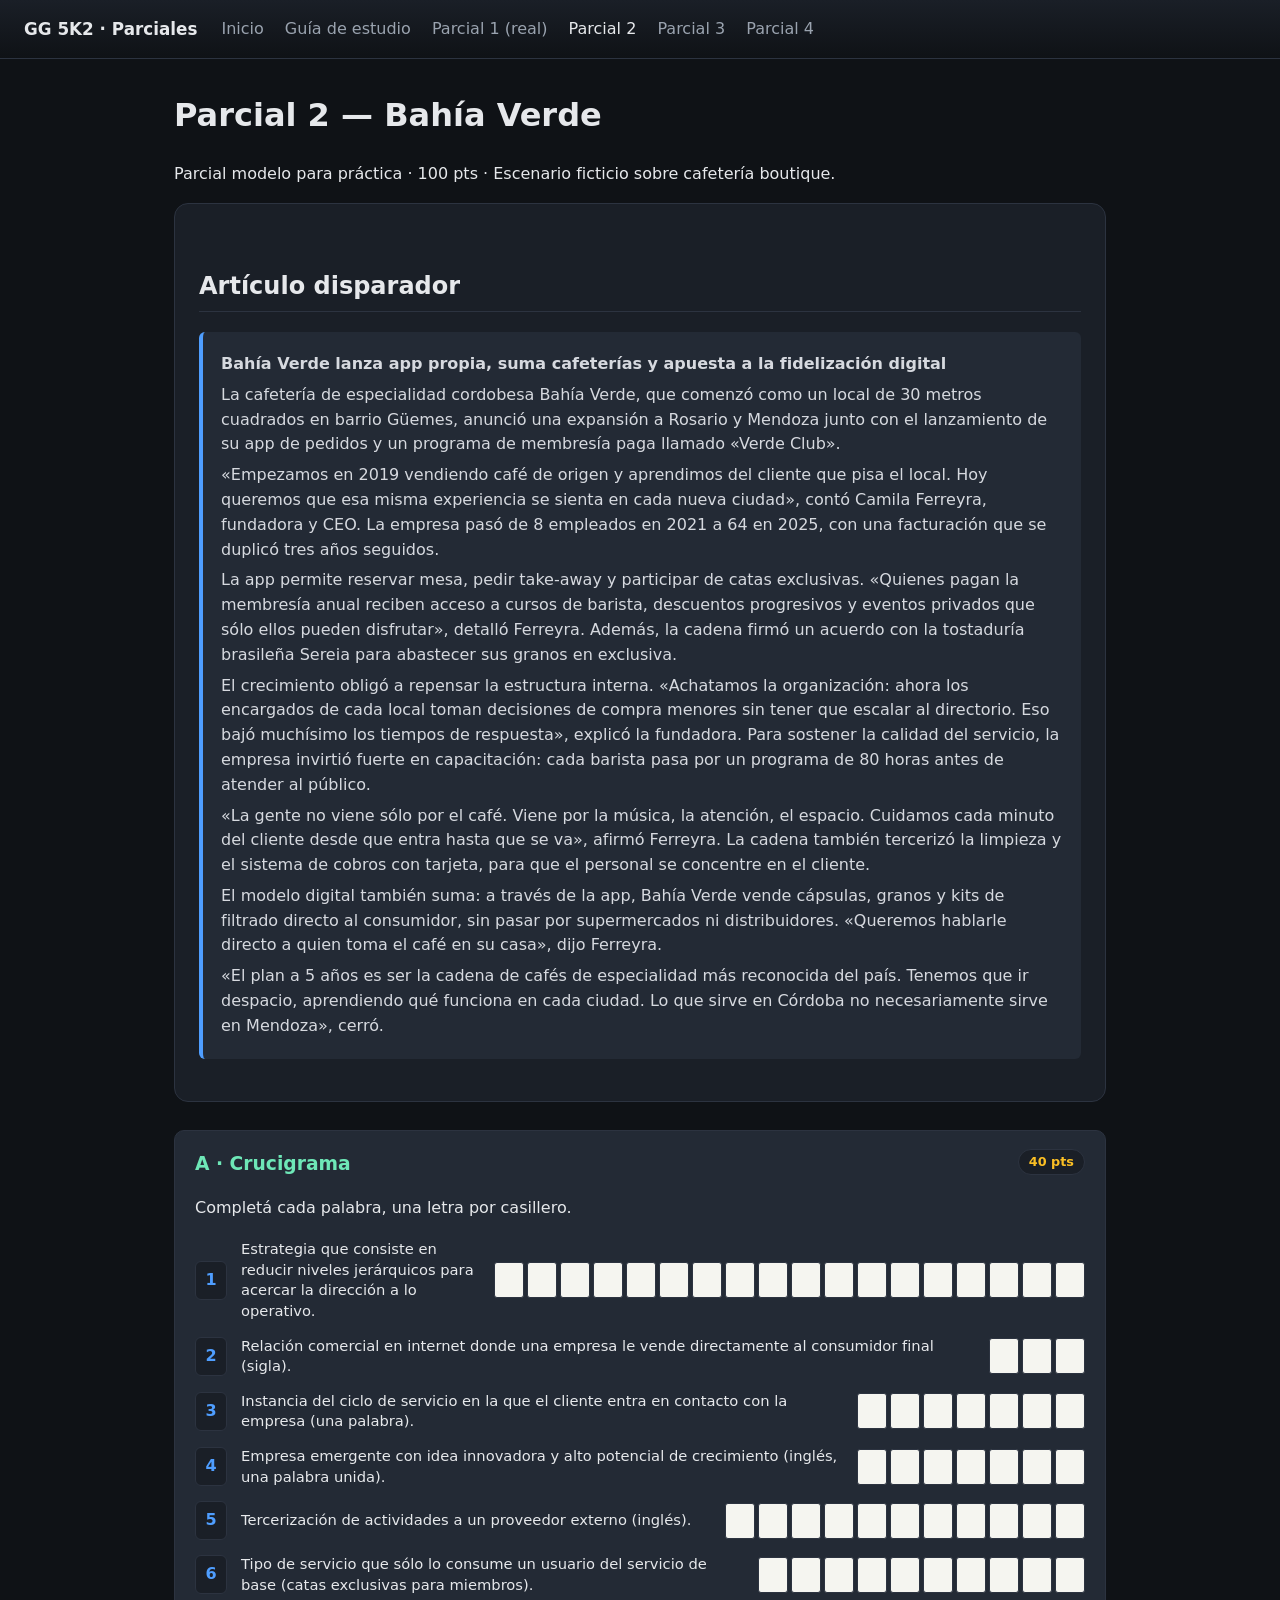
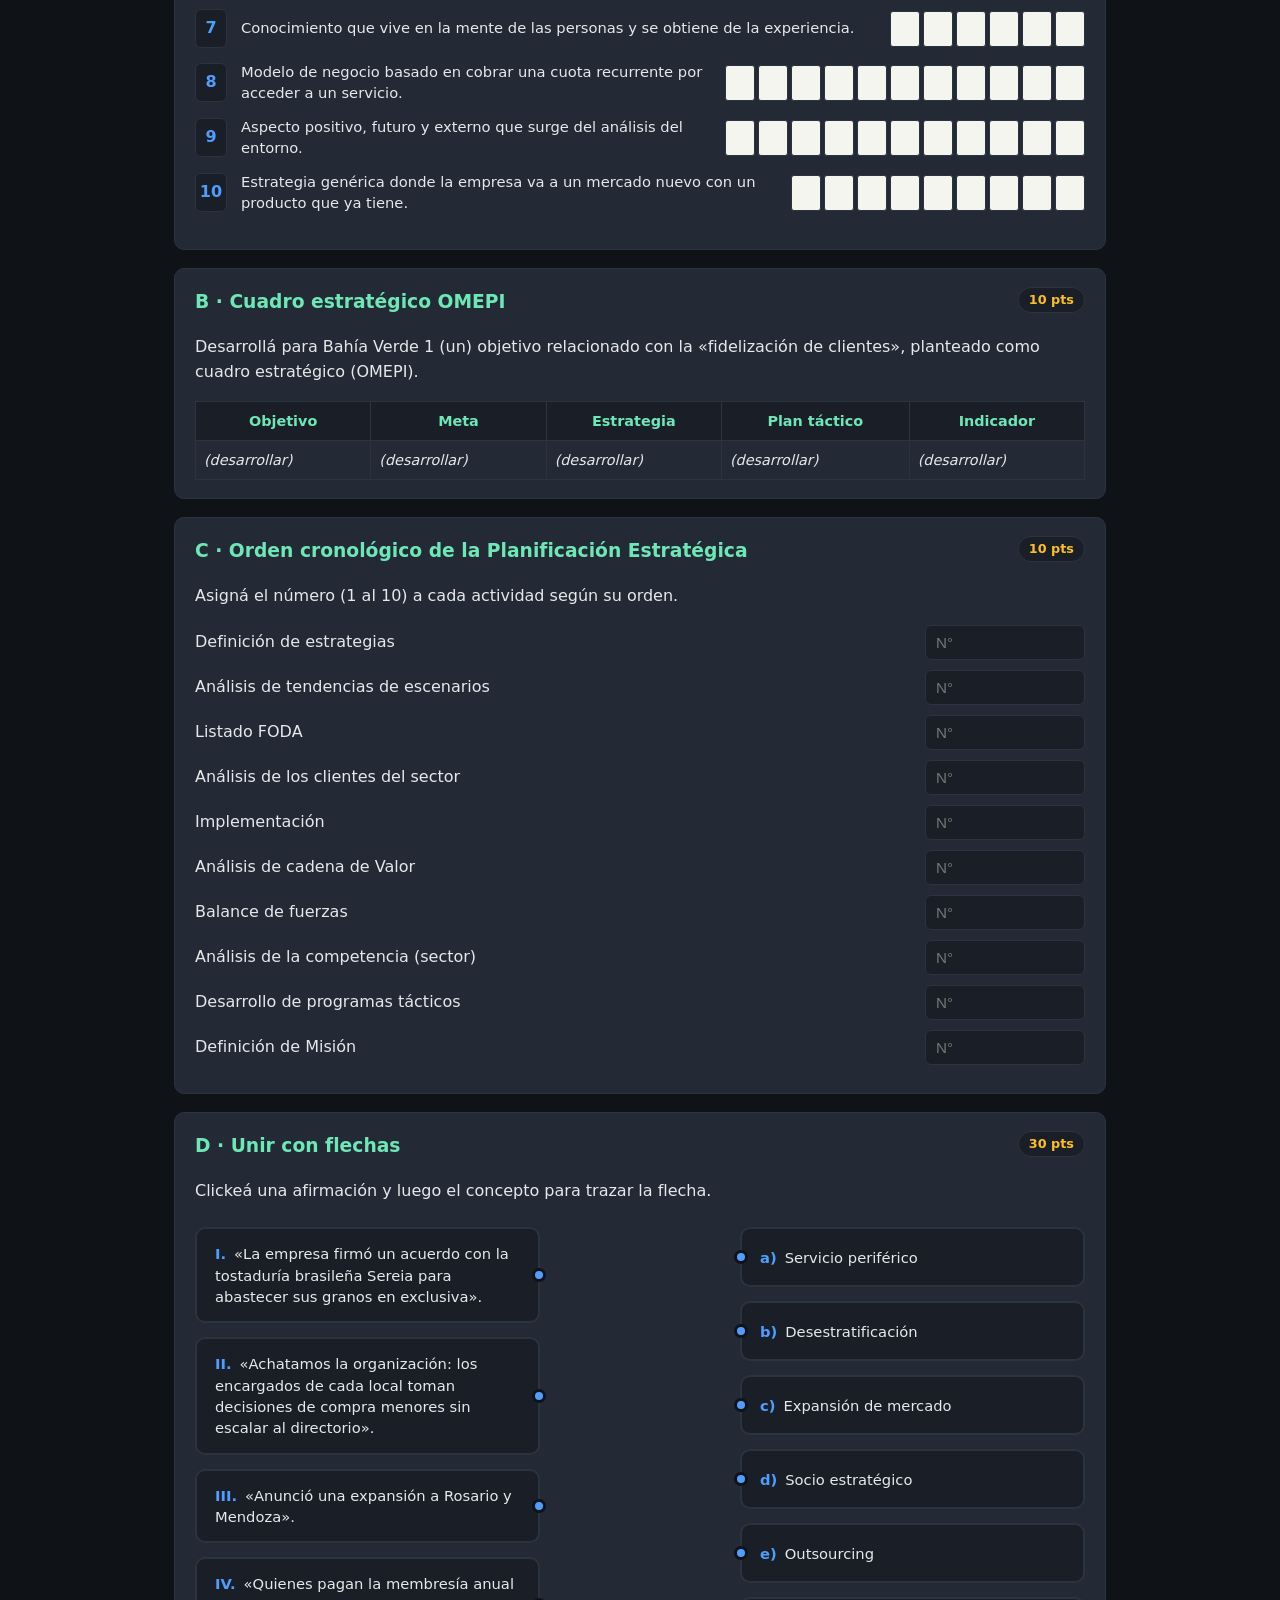
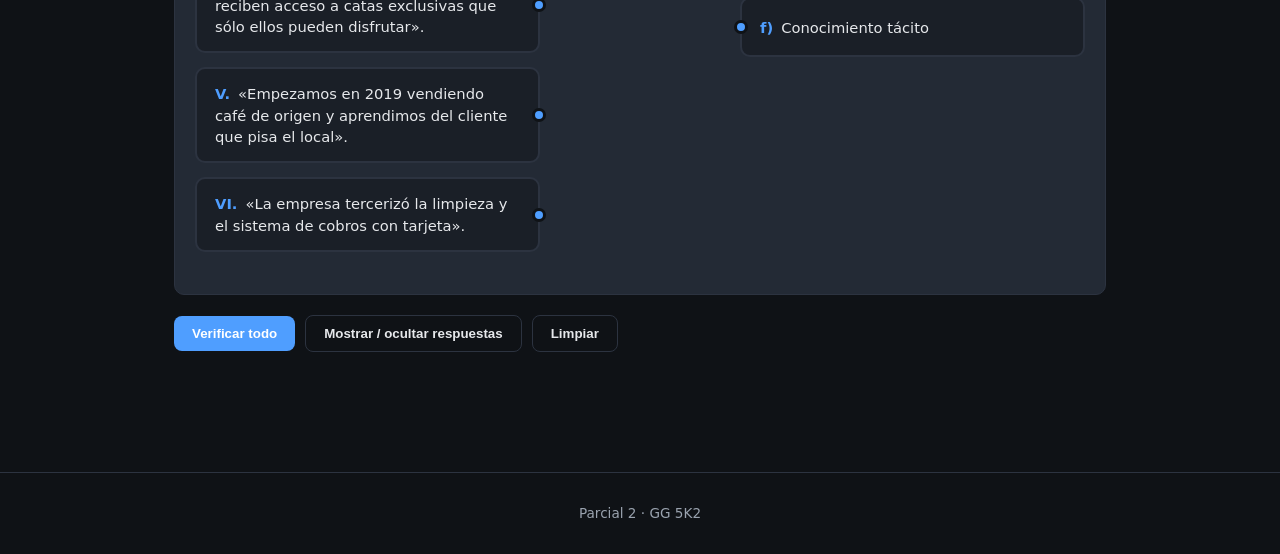
<file: parcial-2.html>
<!DOCTYPE html>
<html lang="es">
<head>
<meta charset="UTF-8">
<meta name="viewport" content="width=device-width, initial-scale=1.0">
<title>Parcial 2 — Bahía Verde — GG 5K2</title>
<link rel="stylesheet" href="styles.css">
</head>
<body>
<header class="site">
  <div class="logo">GG 5K2 · Parciales</div>
  <nav>
    <a href="index.html">Inicio</a>
    <a href="guia.html">Guía de estudio</a>
    <a href="parcial-1.html">Parcial 1 (real)</a>
    <a href="parcial-2.html">Parcial 2</a>
    <a href="parcial-3.html">Parcial 3</a>
    <a href="parcial-4.html">Parcial 4</a>
  </nav>
</header>

<main id="exam">
  <h1>Parcial 2 — Bahía Verde</h1>
  <p class="meta">Parcial modelo para práctica · 100 pts · Escenario ficticio sobre cafetería boutique.</p>

  <article class="exam">
    <h2>Artículo disparador</h2>
    <blockquote>
      <p><strong>Bahía Verde lanza app propia, suma cafeterías y apuesta a la fidelización digital</strong></p>
      <p>La cafetería de especialidad cordobesa Bahía Verde, que comenzó como un local de 30 metros cuadrados en barrio Güemes, anunció una expansión a Rosario y Mendoza junto con el lanzamiento de su app de pedidos y un programa de membresía paga llamado «Verde Club».</p>
      <p>«Empezamos en 2019 vendiendo café de origen y aprendimos del cliente que pisa el local. Hoy queremos que esa misma experiencia se sienta en cada nueva ciudad», contó Camila Ferreyra, fundadora y CEO. La empresa pasó de 8 empleados en 2021 a 64 en 2025, con una facturación que se duplicó tres años seguidos.</p>
      <p>La app permite reservar mesa, pedir take-away y participar de catas exclusivas. «Quienes pagan la membresía anual reciben acceso a cursos de barista, descuentos progresivos y eventos privados que sólo ellos pueden disfrutar», detalló Ferreyra. Además, la cadena firmó un acuerdo con la tostaduría brasileña Sereia para abastecer sus granos en exclusiva.</p>
      <p>El crecimiento obligó a repensar la estructura interna. «Achatamos la organización: ahora los encargados de cada local toman decisiones de compra menores sin tener que escalar al directorio. Eso bajó muchísimo los tiempos de respuesta», explicó la fundadora. Para sostener la calidad del servicio, la empresa invirtió fuerte en capacitación: cada barista pasa por un programa de 80 horas antes de atender al público.</p>
      <p>«La gente no viene sólo por el café. Viene por la música, la atención, el espacio. Cuidamos cada minuto del cliente desde que entra hasta que se va», afirmó Ferreyra. La cadena también tercerizó la limpieza y el sistema de cobros con tarjeta, para que el personal se concentre en el cliente.</p>
      <p>El modelo digital también suma: a través de la app, Bahía Verde vende cápsulas, granos y kits de filtrado directo al consumidor, sin pasar por supermercados ni distribuidores. «Queremos hablarle directo a quien toma el café en su casa», dijo Ferreyra.</p>
      <p>«El plan a 5 años es ser la cadena de cafés de especialidad más reconocida del país. Tenemos que ir despacio, aprendiendo qué funciona en cada ciudad. Lo que sirve en Córdoba no necesariamente sirve en Mendoza», cerró.</p>
    </blockquote>
  </article>

  <!-- ===== SECCIÓN A: CRUCIGRAMA ===== -->
  <section class="section">
    <h3>A · Crucigrama <span class="points">40 pts</span></h3>
    <p class="meta">Completá cada palabra, una letra por casillero.</p>

    <div id="cw2" class="crossword" data-cw-words='[
      {"n":1,"clue":"Estrategia que consiste en reducir niveles jerárquicos para acercar la dirección a lo operativo.","answer":"DESESTRATIFICACION"},
      {"n":2,"clue":"Relación comercial en internet donde una empresa le vende directamente al consumidor final (sigla).","answer":"B2C"},
      {"n":3,"clue":"Instancia del ciclo de servicio en la que el cliente entra en contacto con la empresa (una palabra).","answer":"MOMENTO"},
      {"n":4,"clue":"Empresa emergente con idea innovadora y alto potencial de crecimiento (inglés, una palabra unida).","answer":"STARTUP"},
      {"n":5,"clue":"Tercerización de actividades a un proveedor externo (inglés).","answer":"OUTSOURCING"},
      {"n":6,"clue":"Tipo de servicio que sólo lo consume un usuario del servicio de base (catas exclusivas para miembros).","answer":"PERIFERICO"},
      {"n":7,"clue":"Conocimiento que vive en la mente de las personas y se obtiene de la experiencia.","answer":"TACITO"},
      {"n":8,"clue":"Modelo de negocio basado en cobrar una cuota recurrente por acceder a un servicio.","answer":"SUSCRIPCION"},
      {"n":9,"clue":"Aspecto positivo, futuro y externo que surge del análisis del entorno.","answer":"OPORTUNIDAD"},
      {"n":10,"clue":"Estrategia genérica donde la empresa va a un mercado nuevo con un producto que ya tiene.","answer":"EXPANSION"}
    ]'></div>

    <div class="answer-box">
      <strong>Respuestas:</strong> 1·DESESTRATIFICACION · 2·B2C · 3·MOMENTO · 4·STARTUP · 5·OUTSOURCING · 6·PERIFERICO · 7·TACITO · 8·SUSCRIPCION · 9·OPORTUNIDAD · 10·EXPANSION.
    </div>
  </section>

  <!-- ===== SECCIÓN B ===== -->
  <section class="section">
    <h3>B · Cuadro estratégico OMEPI <span class="points">10 pts</span></h3>
    <p class="meta">Desarrollá para Bahía Verde 1 (un) objetivo relacionado con la «fidelización de clientes», planteado como cuadro estratégico (OMEPI).</p>

    <table class="omepi-table">
      <thead>
        <tr><th>Objetivo</th><th>Meta</th><th>Estrategia</th><th>Plan táctico</th><th>Indicador</th></tr>
      </thead>
      <tbody>
        <tr>
          <td><em>(desarrollar)</em></td>
          <td><em>(desarrollar)</em></td>
          <td><em>(desarrollar)</em></td>
          <td><em>(desarrollar)</em></td>
          <td><em>(desarrollar)</em></td>
        </tr>
      </tbody>
    </table>

    <div class="answer-box">
      <strong>Modelo de respuesta:</strong>
      <table class="omepi-table" style="margin-top:10px">
        <tbody>
        <tr>
          <td><strong>Objetivo:</strong> Incrementar la base de clientes activos del programa Verde Club en un 40% para fines de 2026.</td>
          <td><strong>Metas:</strong><br>· +20% en el primer semestre de 2026.<br>· +20% adicional en el segundo semestre de 2026.</td>
          <td><strong>Estrategia:</strong> Diferenciación a través de personalización y experiencia.</td>
          <td><strong>Plan táctico — Programa Verde Club Premium:</strong> rediseño de la app, integración con CRM, campaña en redes, eventos privados mensuales, catas trimestrales. Responsable: gerencia comercial. Plazo: 12 meses.</td>
          <td><strong>Indicador:</strong> % crecimiento = (Suscriptores activos cierre − Suscriptores activos inicio) / Suscriptores activos inicio × 100.</td>
        </tr>
        </tbody>
      </table>
    </div>
  </section>

  <!-- ===== SECCIÓN C ===== -->
  <section class="section">
    <h3>C · Orden cronológico de la Planificación Estratégica <span class="points">10 pts</span></h3>
    <p class="meta">Asigná el número (1 al 10) a cada actividad según su orden.</p>

    <div class="q-row"><span class="q-text">Definición de estrategias</span><input type="text" data-answer='["8"]' placeholder="N°" style="max-width:80px"></div>
    <div class="q-row"><span class="q-text">Análisis de tendencias de escenarios</span><input type="text" data-answer='["1"]' placeholder="N°" style="max-width:80px"></div>
    <div class="q-row"><span class="q-text">Listado FODA</span><input type="text" data-answer='["5"]' placeholder="N°" style="max-width:80px"></div>
    <div class="q-row"><span class="q-text">Análisis de los clientes del sector</span><input type="text" data-answer='["3"]' placeholder="N°" style="max-width:80px"></div>
    <div class="q-row"><span class="q-text">Implementación</span><input type="text" data-answer='["10"]' placeholder="N°" style="max-width:80px"></div>
    <div class="q-row"><span class="q-text">Análisis de cadena de Valor</span><input type="text" data-answer='["4"]' placeholder="N°" style="max-width:80px"></div>
    <div class="q-row"><span class="q-text">Balance de fuerzas</span><input type="text" data-answer='["6"]' placeholder="N°" style="max-width:80px"></div>
    <div class="q-row"><span class="q-text">Análisis de la competencia (sector)</span><input type="text" data-answer='["2"]' placeholder="N°" style="max-width:80px"></div>
    <div class="q-row"><span class="q-text">Desarrollo de programas tácticos</span><input type="text" data-answer='["9"]' placeholder="N°" style="max-width:80px"></div>
    <div class="q-row"><span class="q-text">Definición de Misión</span><input type="text" data-answer='["7"]' placeholder="N°" style="max-width:80px"></div>

    <div class="answer-box">
      <strong>Secuencia correcta:</strong> Escenarios (1) → Competencia (2) → Clientes (3) → Cadena de Valor (4) → FODA (5) → Balance de fuerzas (6) → Misión (7) → Estrategias (8) → Programas tácticos (9) → Implementación (10).
    </div>
  </section>

  <!-- ===== SECCIÓN D: UNIR CON FLECHAS ===== -->
  <section class="section">
    <h3>D · Unir con flechas <span class="points">30 pts</span></h3>
    <p class="meta">Clickeá una afirmación y luego el concepto para trazar la flecha.</p>

    <div id="m2" class="match-arrows">
      <svg class="arrow-layer"></svg>
      <div class="match-col left">
        <div class="match-item" data-mid="L1" data-answer="R4">
          <span class="dot"></span>
          <div><span class="label">I.</span>«La empresa firmó un acuerdo con la tostaduría brasileña Sereia para abastecer sus granos en exclusiva».</div>
        </div>
        <div class="match-item" data-mid="L2" data-answer="R2">
          <span class="dot"></span>
          <div><span class="label">II.</span>«Achatamos la organización: los encargados de cada local toman decisiones de compra menores sin escalar al directorio».</div>
        </div>
        <div class="match-item" data-mid="L3" data-answer="R3">
          <span class="dot"></span>
          <div><span class="label">III.</span>«Anunció una expansión a Rosario y Mendoza».</div>
        </div>
        <div class="match-item" data-mid="L4" data-answer="R1">
          <span class="dot"></span>
          <div><span class="label">IV.</span>«Quienes pagan la membresía anual reciben acceso a catas exclusivas que sólo ellos pueden disfrutar».</div>
        </div>
        <div class="match-item" data-mid="L5" data-answer="R6">
          <span class="dot"></span>
          <div><span class="label">V.</span>«Empezamos en 2019 vendiendo café de origen y aprendimos del cliente que pisa el local».</div>
        </div>
        <div class="match-item" data-mid="L6" data-answer="R5">
          <span class="dot"></span>
          <div><span class="label">VI.</span>«La empresa tercerizó la limpieza y el sistema de cobros con tarjeta».</div>
        </div>
      </div>
      <div class="match-col center"></div>
      <div class="match-col right">
        <div class="match-item" data-mid="R1"><span class="dot"></span><div><span class="label">a)</span>Servicio periférico</div></div>
        <div class="match-item" data-mid="R2"><span class="dot"></span><div><span class="label">b)</span>Desestratificación</div></div>
        <div class="match-item" data-mid="R3"><span class="dot"></span><div><span class="label">c)</span>Expansión de mercado</div></div>
        <div class="match-item" data-mid="R4"><span class="dot"></span><div><span class="label">d)</span>Socio estratégico</div></div>
        <div class="match-item" data-mid="R5"><span class="dot"></span><div><span class="label">e)</span>Outsourcing</div></div>
        <div class="match-item" data-mid="R6"><span class="dot"></span><div><span class="label">f)</span>Conocimiento tácito</div></div>
      </div>
    </div>

    <div class="answer-box">
      <strong>Respuestas:</strong> I → d · II → b · III → c · IV → a · V → f · VI → e.
    </div>
  </section>

  <div class="btn-row">
    <button class="btn" onclick="verifyExam({crosswordIds:['cw2'], matchingIds:['m2'], textRoot:'#exam'})">Verificar todo</button>
    <button class="btn secondary" onclick="toggleAnswers('#exam')">Mostrar / ocultar respuestas</button>
    <button class="btn secondary" onclick="resetExam({crosswordIds:['cw2'], matchingIds:['m2'], textRoot:'#exam'})">Limpiar</button>
    <span class="score"></span>
  </div>
</main>

<footer>Parcial 2 · GG 5K2</footer>
<script src="script.js"></script>
<script>
  buildCrossword('cw2');
  initMatching('m2');
</script>
</body>
</html>
</file>
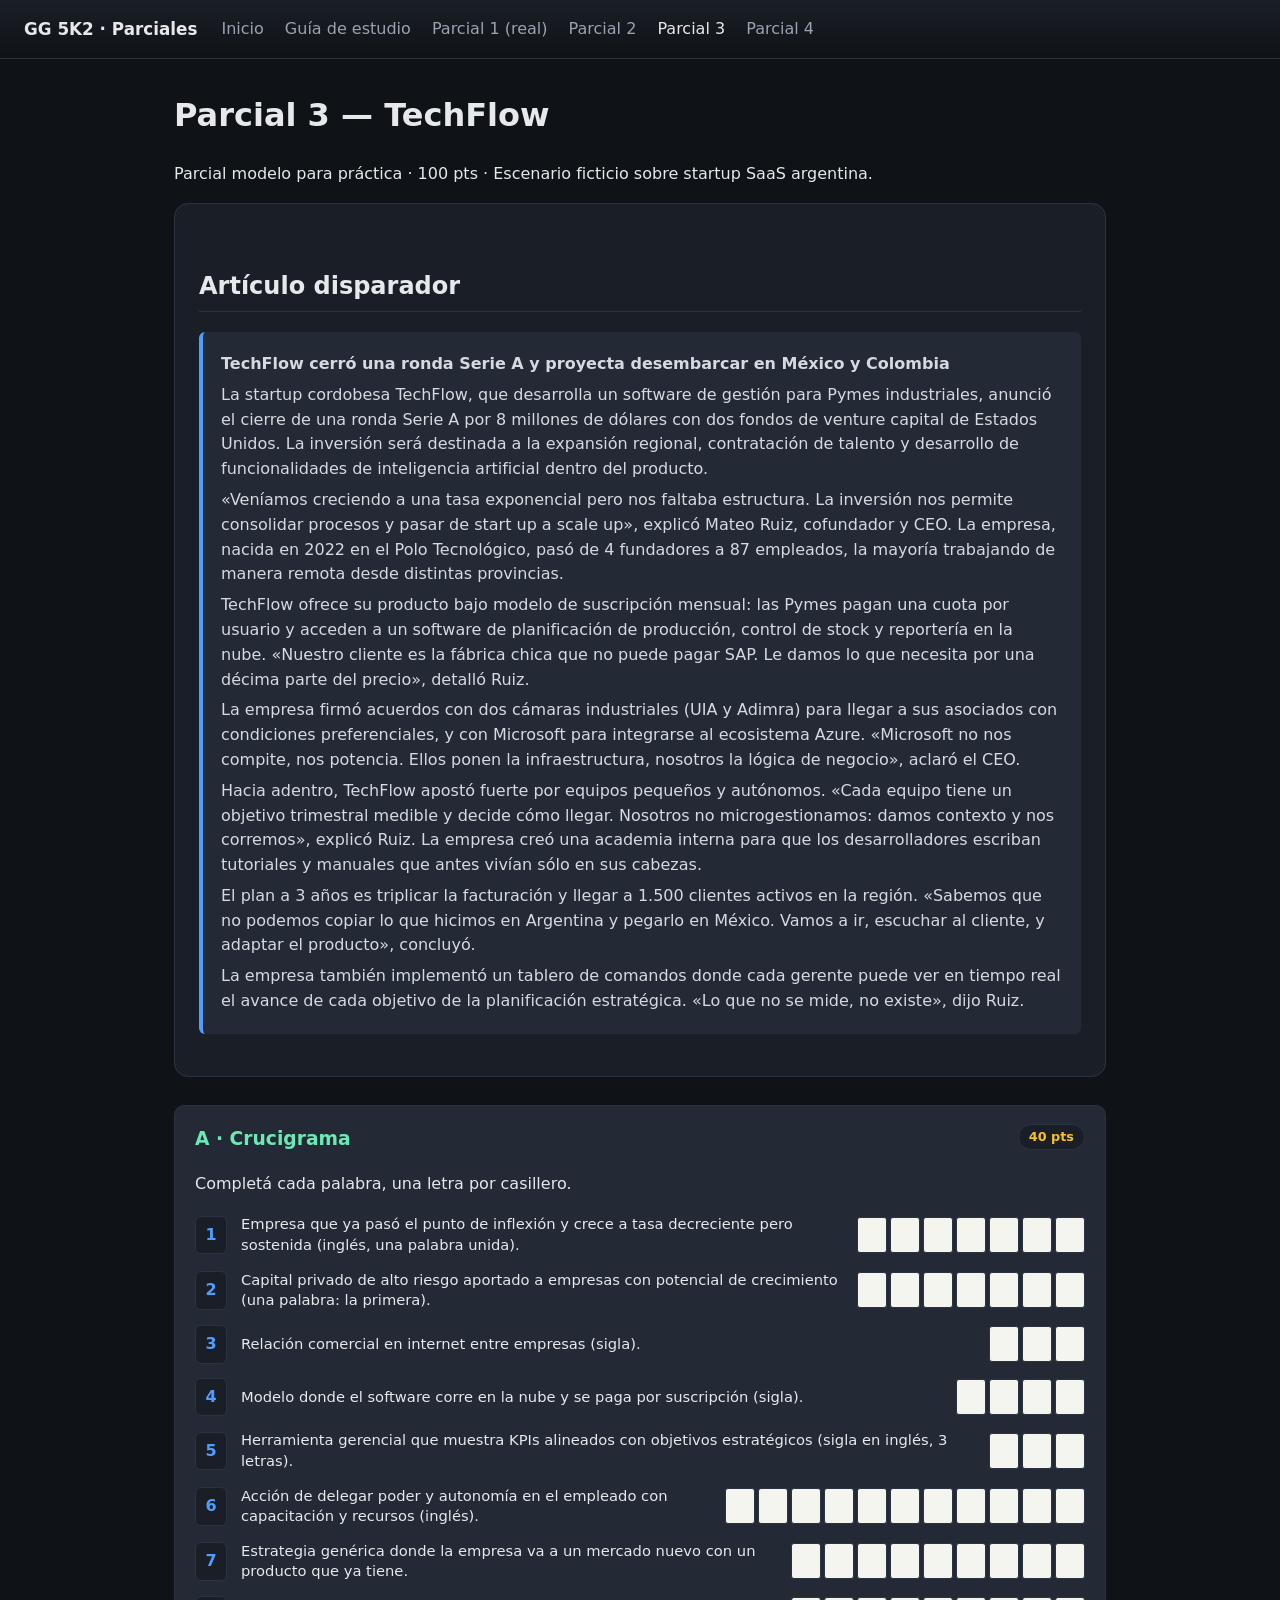
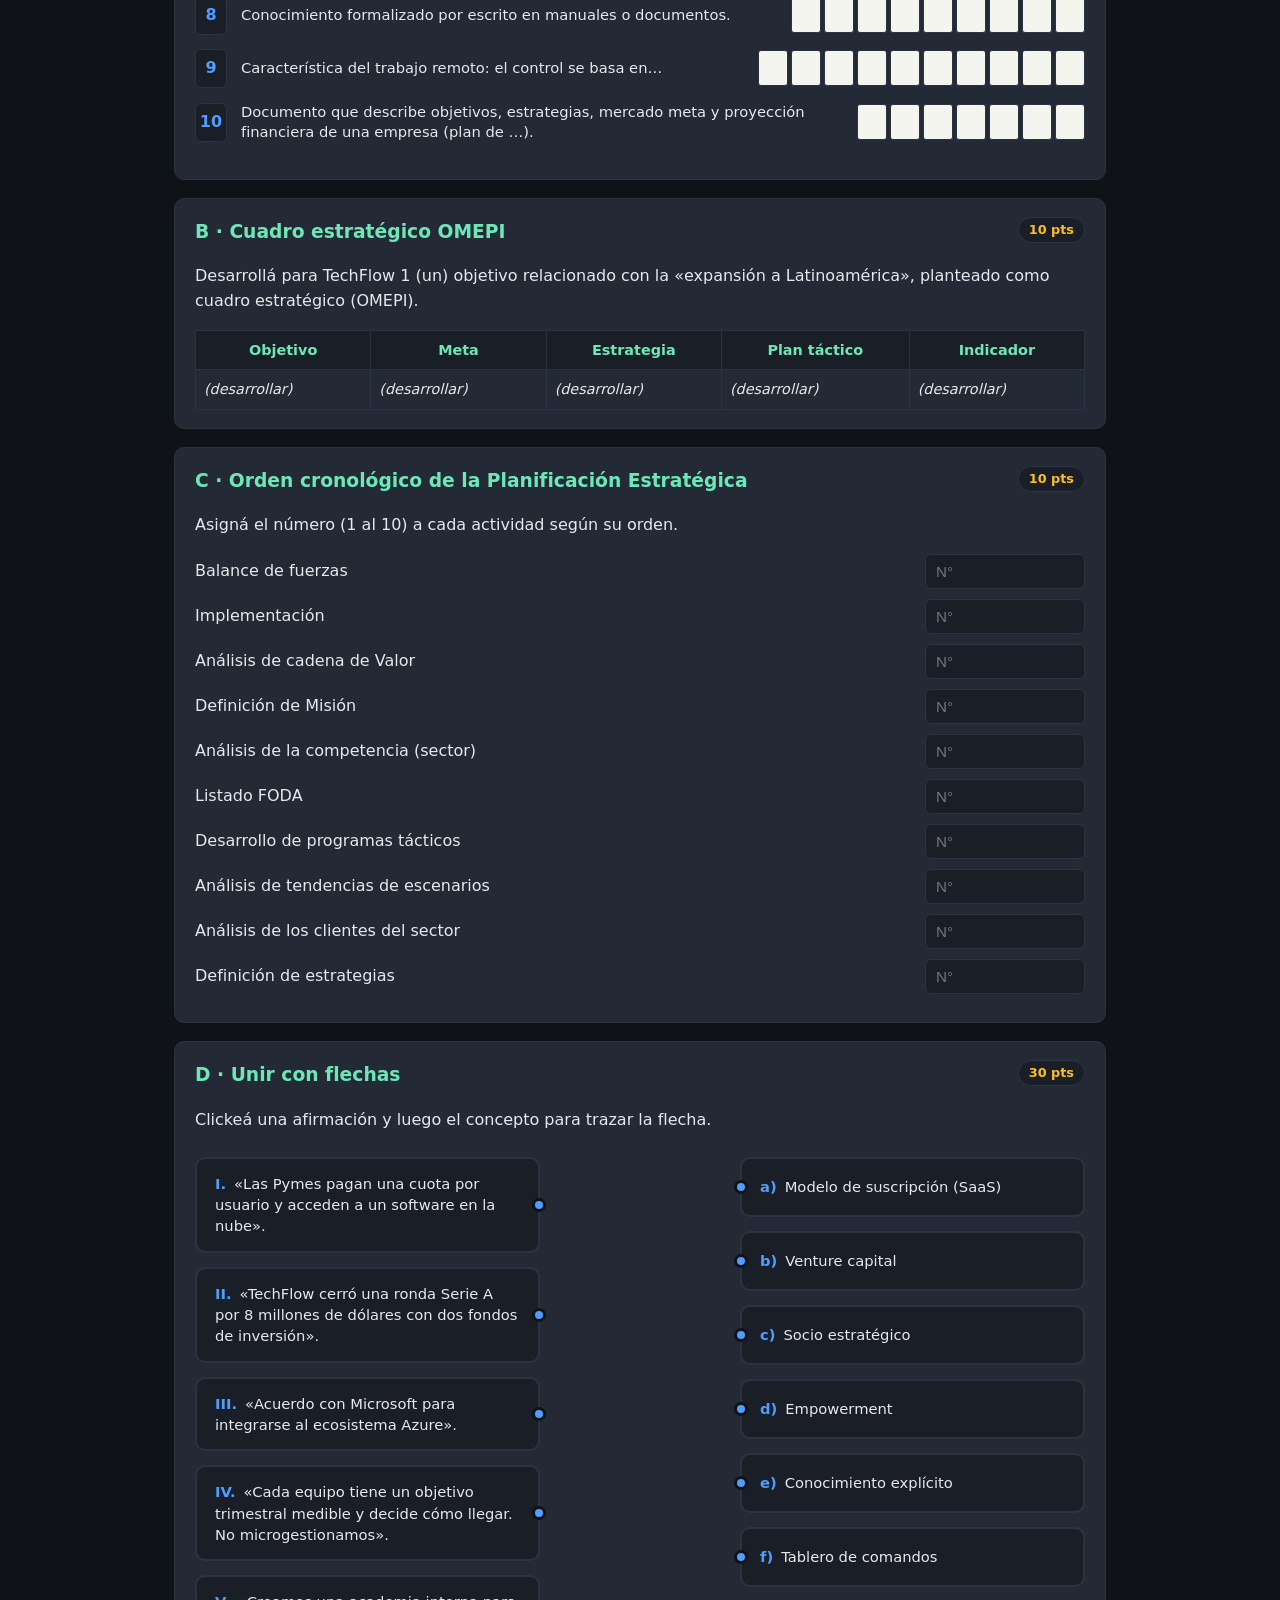
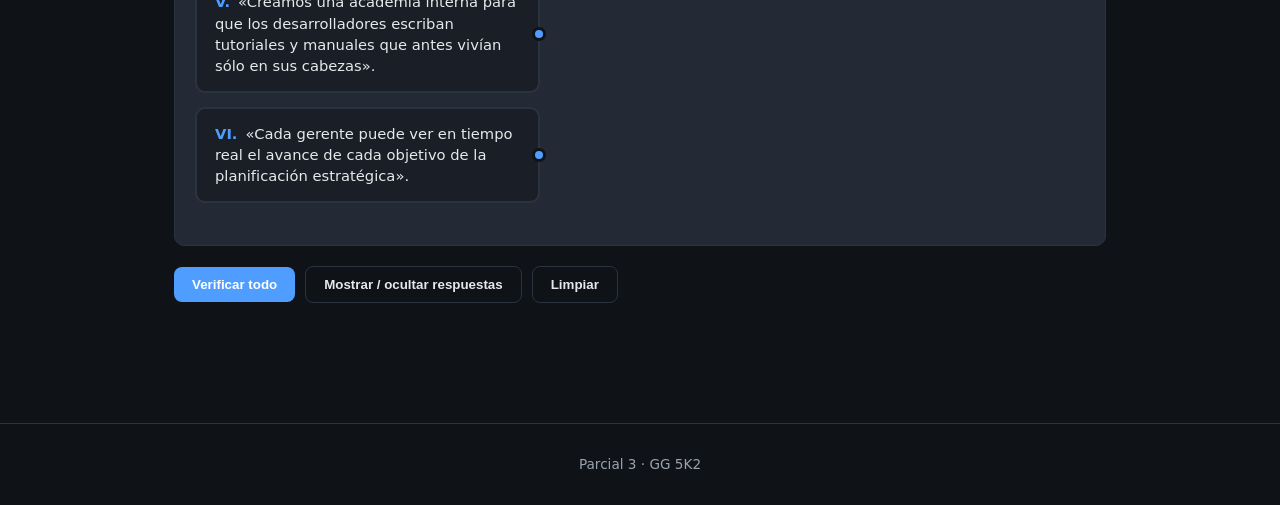
<file: parcial-3.html>
<!DOCTYPE html>
<html lang="es">
<head>
<meta charset="UTF-8">
<meta name="viewport" content="width=device-width, initial-scale=1.0">
<title>Parcial 3 — TechFlow — GG 5K2</title>
<link rel="stylesheet" href="styles.css">
</head>
<body>
<header class="site">
  <div class="logo">GG 5K2 · Parciales</div>
  <nav>
    <a href="index.html">Inicio</a>
    <a href="guia.html">Guía de estudio</a>
    <a href="parcial-1.html">Parcial 1 (real)</a>
    <a href="parcial-2.html">Parcial 2</a>
    <a href="parcial-3.html">Parcial 3</a>
    <a href="parcial-4.html">Parcial 4</a>
  </nav>
</header>

<main id="exam">
  <h1>Parcial 3 — TechFlow</h1>
  <p class="meta">Parcial modelo para práctica · 100 pts · Escenario ficticio sobre startup SaaS argentina.</p>

  <article class="exam">
    <h2>Artículo disparador</h2>
    <blockquote>
      <p><strong>TechFlow cerró una ronda Serie A y proyecta desembarcar en México y Colombia</strong></p>
      <p>La startup cordobesa TechFlow, que desarrolla un software de gestión para Pymes industriales, anunció el cierre de una ronda Serie A por 8 millones de dólares con dos fondos de venture capital de Estados Unidos. La inversión será destinada a la expansión regional, contratación de talento y desarrollo de funcionalidades de inteligencia artificial dentro del producto.</p>
      <p>«Veníamos creciendo a una tasa exponencial pero nos faltaba estructura. La inversión nos permite consolidar procesos y pasar de start up a scale up», explicó Mateo Ruiz, cofundador y CEO. La empresa, nacida en 2022 en el Polo Tecnológico, pasó de 4 fundadores a 87 empleados, la mayoría trabajando de manera remota desde distintas provincias.</p>
      <p>TechFlow ofrece su producto bajo modelo de suscripción mensual: las Pymes pagan una cuota por usuario y acceden a un software de planificación de producción, control de stock y reportería en la nube. «Nuestro cliente es la fábrica chica que no puede pagar SAP. Le damos lo que necesita por una décima parte del precio», detalló Ruiz.</p>
      <p>La empresa firmó acuerdos con dos cámaras industriales (UIA y Adimra) para llegar a sus asociados con condiciones preferenciales, y con Microsoft para integrarse al ecosistema Azure. «Microsoft no nos compite, nos potencia. Ellos ponen la infraestructura, nosotros la lógica de negocio», aclaró el CEO.</p>
      <p>Hacia adentro, TechFlow apostó fuerte por equipos pequeños y autónomos. «Cada equipo tiene un objetivo trimestral medible y decide cómo llegar. Nosotros no microgestionamos: damos contexto y nos corremos», explicó Ruiz. La empresa creó una academia interna para que los desarrolladores escriban tutoriales y manuales que antes vivían sólo en sus cabezas.</p>
      <p>El plan a 3 años es triplicar la facturación y llegar a 1.500 clientes activos en la región. «Sabemos que no podemos copiar lo que hicimos en Argentina y pegarlo en México. Vamos a ir, escuchar al cliente, y adaptar el producto», concluyó.</p>
      <p>La empresa también implementó un tablero de comandos donde cada gerente puede ver en tiempo real el avance de cada objetivo de la planificación estratégica. «Lo que no se mide, no existe», dijo Ruiz.</p>
    </blockquote>
  </article>

  <!-- ===== SECCIÓN A: CRUCIGRAMA ===== -->
  <section class="section">
    <h3>A · Crucigrama <span class="points">40 pts</span></h3>
    <p class="meta">Completá cada palabra, una letra por casillero.</p>

    <div id="cw3" class="crossword" data-cw-words='[
      {"n":1,"clue":"Empresa que ya pasó el punto de inflexión y crece a tasa decreciente pero sostenida (inglés, una palabra unida).","answer":"SCALEUP"},
      {"n":2,"clue":"Capital privado de alto riesgo aportado a empresas con potencial de crecimiento (una palabra: la primera).","answer":"VENTURE"},
      {"n":3,"clue":"Relación comercial en internet entre empresas (sigla).","answer":"B2B"},
      {"n":4,"clue":"Modelo donde el software corre en la nube y se paga por suscripción (sigla).","answer":"SAAS"},
      {"n":5,"clue":"Herramienta gerencial que muestra KPIs alineados con objetivos estratégicos (sigla en inglés, 3 letras).","answer":"BSC"},
      {"n":6,"clue":"Acción de delegar poder y autonomía en el empleado con capacitación y recursos (inglés).","answer":"EMPOWERMENT"},
      {"n":7,"clue":"Estrategia genérica donde la empresa va a un mercado nuevo con un producto que ya tiene.","answer":"EXPANSION"},
      {"n":8,"clue":"Conocimiento formalizado por escrito en manuales o documentos.","answer":"EXPLICITO"},
      {"n":9,"clue":"Característica del trabajo remoto: el control se basa en…","answer":"RESULTADOS"},
      {"n":10,"clue":"Documento que describe objetivos, estrategias, mercado meta y proyección financiera de una empresa (plan de …).","answer":"NEGOCIO"}
    ]'></div>

    <div class="answer-box">
      <strong>Respuestas:</strong> 1·SCALEUP · 2·VENTURE · 3·B2B · 4·SAAS · 5·BSC · 6·EMPOWERMENT · 7·EXPANSION · 8·EXPLICITO · 9·RESULTADOS · 10·NEGOCIO.
    </div>
  </section>

  <!-- ===== SECCIÓN B ===== -->
  <section class="section">
    <h3>B · Cuadro estratégico OMEPI <span class="points">10 pts</span></h3>
    <p class="meta">Desarrollá para TechFlow 1 (un) objetivo relacionado con la «expansión a Latinoamérica», planteado como cuadro estratégico (OMEPI).</p>

    <table class="omepi-table">
      <thead>
        <tr><th>Objetivo</th><th>Meta</th><th>Estrategia</th><th>Plan táctico</th><th>Indicador</th></tr>
      </thead>
      <tbody>
        <tr>
          <td><em>(desarrollar)</em></td>
          <td><em>(desarrollar)</em></td>
          <td><em>(desarrollar)</em></td>
          <td><em>(desarrollar)</em></td>
          <td><em>(desarrollar)</em></td>
        </tr>
      </tbody>
    </table>

    <div class="answer-box">
      <strong>Modelo de respuesta:</strong>
      <table class="omepi-table" style="margin-top:10px">
        <tbody>
        <tr>
          <td><strong>Objetivo:</strong> Alcanzar 600 clientes activos pagos en México y Colombia para fines de 2027.</td>
          <td><strong>Metas:</strong><br>· 200 clientes en México y 100 en Colombia al cierre de 2026.<br>· 200 más en México y 100 más en Colombia durante 2027.</td>
          <td><strong>Estrategia:</strong> Adaptación local del producto y alianza con cámaras industriales de cada país (estrategia multilocal).</td>
          <td><strong>Plan táctico — Expansión Latam:</strong> apertura de oficinas comerciales, localización del producto, contratación de Customer Success en cada país, campaña digital segmentada y acuerdos con cámaras locales. Responsable: VP Expansión. Plazo: 24 meses.</td>
          <td><strong>Indicador:</strong> Clientes activos pagos al cierre del periodo, medido mensualmente y comparado contra meta por país.</td>
        </tr>
        </tbody>
      </table>
    </div>
  </section>

  <!-- ===== SECCIÓN C ===== -->
  <section class="section">
    <h3>C · Orden cronológico de la Planificación Estratégica <span class="points">10 pts</span></h3>
    <p class="meta">Asigná el número (1 al 10) a cada actividad según su orden.</p>

    <div class="q-row"><span class="q-text">Balance de fuerzas</span><input type="text" data-answer='["6"]' placeholder="N°" style="max-width:80px"></div>
    <div class="q-row"><span class="q-text">Implementación</span><input type="text" data-answer='["10"]' placeholder="N°" style="max-width:80px"></div>
    <div class="q-row"><span class="q-text">Análisis de cadena de Valor</span><input type="text" data-answer='["4"]' placeholder="N°" style="max-width:80px"></div>
    <div class="q-row"><span class="q-text">Definición de Misión</span><input type="text" data-answer='["7"]' placeholder="N°" style="max-width:80px"></div>
    <div class="q-row"><span class="q-text">Análisis de la competencia (sector)</span><input type="text" data-answer='["2"]' placeholder="N°" style="max-width:80px"></div>
    <div class="q-row"><span class="q-text">Listado FODA</span><input type="text" data-answer='["5"]' placeholder="N°" style="max-width:80px"></div>
    <div class="q-row"><span class="q-text">Desarrollo de programas tácticos</span><input type="text" data-answer='["9"]' placeholder="N°" style="max-width:80px"></div>
    <div class="q-row"><span class="q-text">Análisis de tendencias de escenarios</span><input type="text" data-answer='["1"]' placeholder="N°" style="max-width:80px"></div>
    <div class="q-row"><span class="q-text">Análisis de los clientes del sector</span><input type="text" data-answer='["3"]' placeholder="N°" style="max-width:80px"></div>
    <div class="q-row"><span class="q-text">Definición de estrategias</span><input type="text" data-answer='["8"]' placeholder="N°" style="max-width:80px"></div>

    <div class="answer-box">
      <strong>Secuencia correcta:</strong> Escenarios (1) → Competencia (2) → Clientes (3) → Cadena de Valor (4) → FODA (5) → Balance de fuerzas (6) → Misión (7) → Estrategias (8) → Programas tácticos (9) → Implementación (10).
    </div>
  </section>

  <!-- ===== SECCIÓN D: UNIR CON FLECHAS ===== -->
  <section class="section">
    <h3>D · Unir con flechas <span class="points">30 pts</span></h3>
    <p class="meta">Clickeá una afirmación y luego el concepto para trazar la flecha.</p>

    <div id="m3" class="match-arrows">
      <svg class="arrow-layer"></svg>
      <div class="match-col left">
        <div class="match-item" data-mid="L1" data-answer="R1">
          <span class="dot"></span>
          <div><span class="label">I.</span>«Las Pymes pagan una cuota por usuario y acceden a un software en la nube».</div>
        </div>
        <div class="match-item" data-mid="L2" data-answer="R2">
          <span class="dot"></span>
          <div><span class="label">II.</span>«TechFlow cerró una ronda Serie A por 8 millones de dólares con dos fondos de inversión».</div>
        </div>
        <div class="match-item" data-mid="L3" data-answer="R3">
          <span class="dot"></span>
          <div><span class="label">III.</span>«Acuerdo con Microsoft para integrarse al ecosistema Azure».</div>
        </div>
        <div class="match-item" data-mid="L4" data-answer="R4">
          <span class="dot"></span>
          <div><span class="label">IV.</span>«Cada equipo tiene un objetivo trimestral medible y decide cómo llegar. No microgestionamos».</div>
        </div>
        <div class="match-item" data-mid="L5" data-answer="R5">
          <span class="dot"></span>
          <div><span class="label">V.</span>«Creamos una academia interna para que los desarrolladores escriban tutoriales y manuales que antes vivían sólo en sus cabezas».</div>
        </div>
        <div class="match-item" data-mid="L6" data-answer="R6">
          <span class="dot"></span>
          <div><span class="label">VI.</span>«Cada gerente puede ver en tiempo real el avance de cada objetivo de la planificación estratégica».</div>
        </div>
      </div>
      <div class="match-col center"></div>
      <div class="match-col right">
        <div class="match-item" data-mid="R1"><span class="dot"></span><div><span class="label">a)</span>Modelo de suscripción (SaaS)</div></div>
        <div class="match-item" data-mid="R2"><span class="dot"></span><div><span class="label">b)</span>Venture capital</div></div>
        <div class="match-item" data-mid="R3"><span class="dot"></span><div><span class="label">c)</span>Socio estratégico</div></div>
        <div class="match-item" data-mid="R4"><span class="dot"></span><div><span class="label">d)</span>Empowerment</div></div>
        <div class="match-item" data-mid="R5"><span class="dot"></span><div><span class="label">e)</span>Conocimiento explícito</div></div>
        <div class="match-item" data-mid="R6"><span class="dot"></span><div><span class="label">f)</span>Tablero de comandos</div></div>
      </div>
    </div>

    <div class="answer-box">
      <strong>Respuestas:</strong> I → a · II → b · III → c · IV → d · V → e · VI → f.
    </div>
  </section>

  <div class="btn-row">
    <button class="btn" onclick="verifyExam({crosswordIds:['cw3'], matchingIds:['m3'], textRoot:'#exam'})">Verificar todo</button>
    <button class="btn secondary" onclick="toggleAnswers('#exam')">Mostrar / ocultar respuestas</button>
    <button class="btn secondary" onclick="resetExam({crosswordIds:['cw3'], matchingIds:['m3'], textRoot:'#exam'})">Limpiar</button>
    <span class="score"></span>
  </div>
</main>

<footer>Parcial 3 · GG 5K2</footer>
<script src="script.js"></script>
<script>
  buildCrossword('cw3');
  initMatching('m3');
</script>
</body>
</html>
</file>
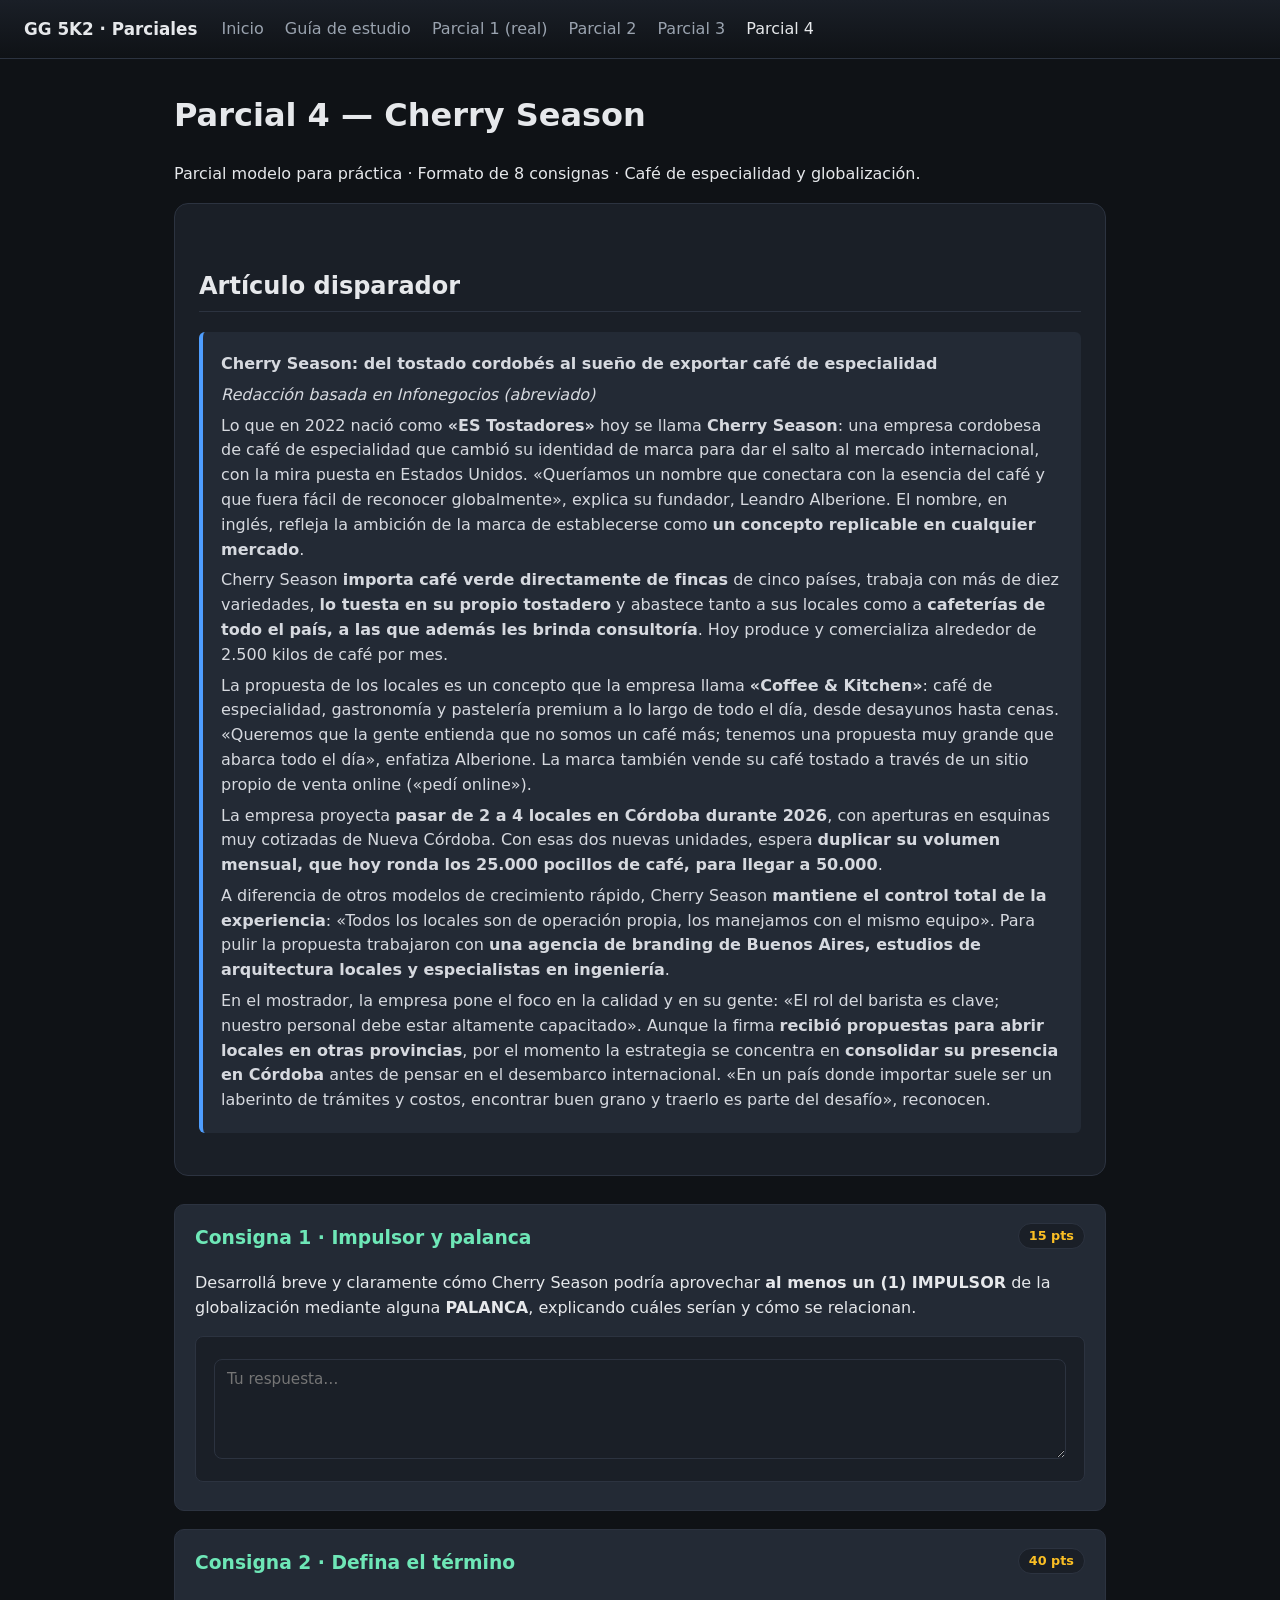
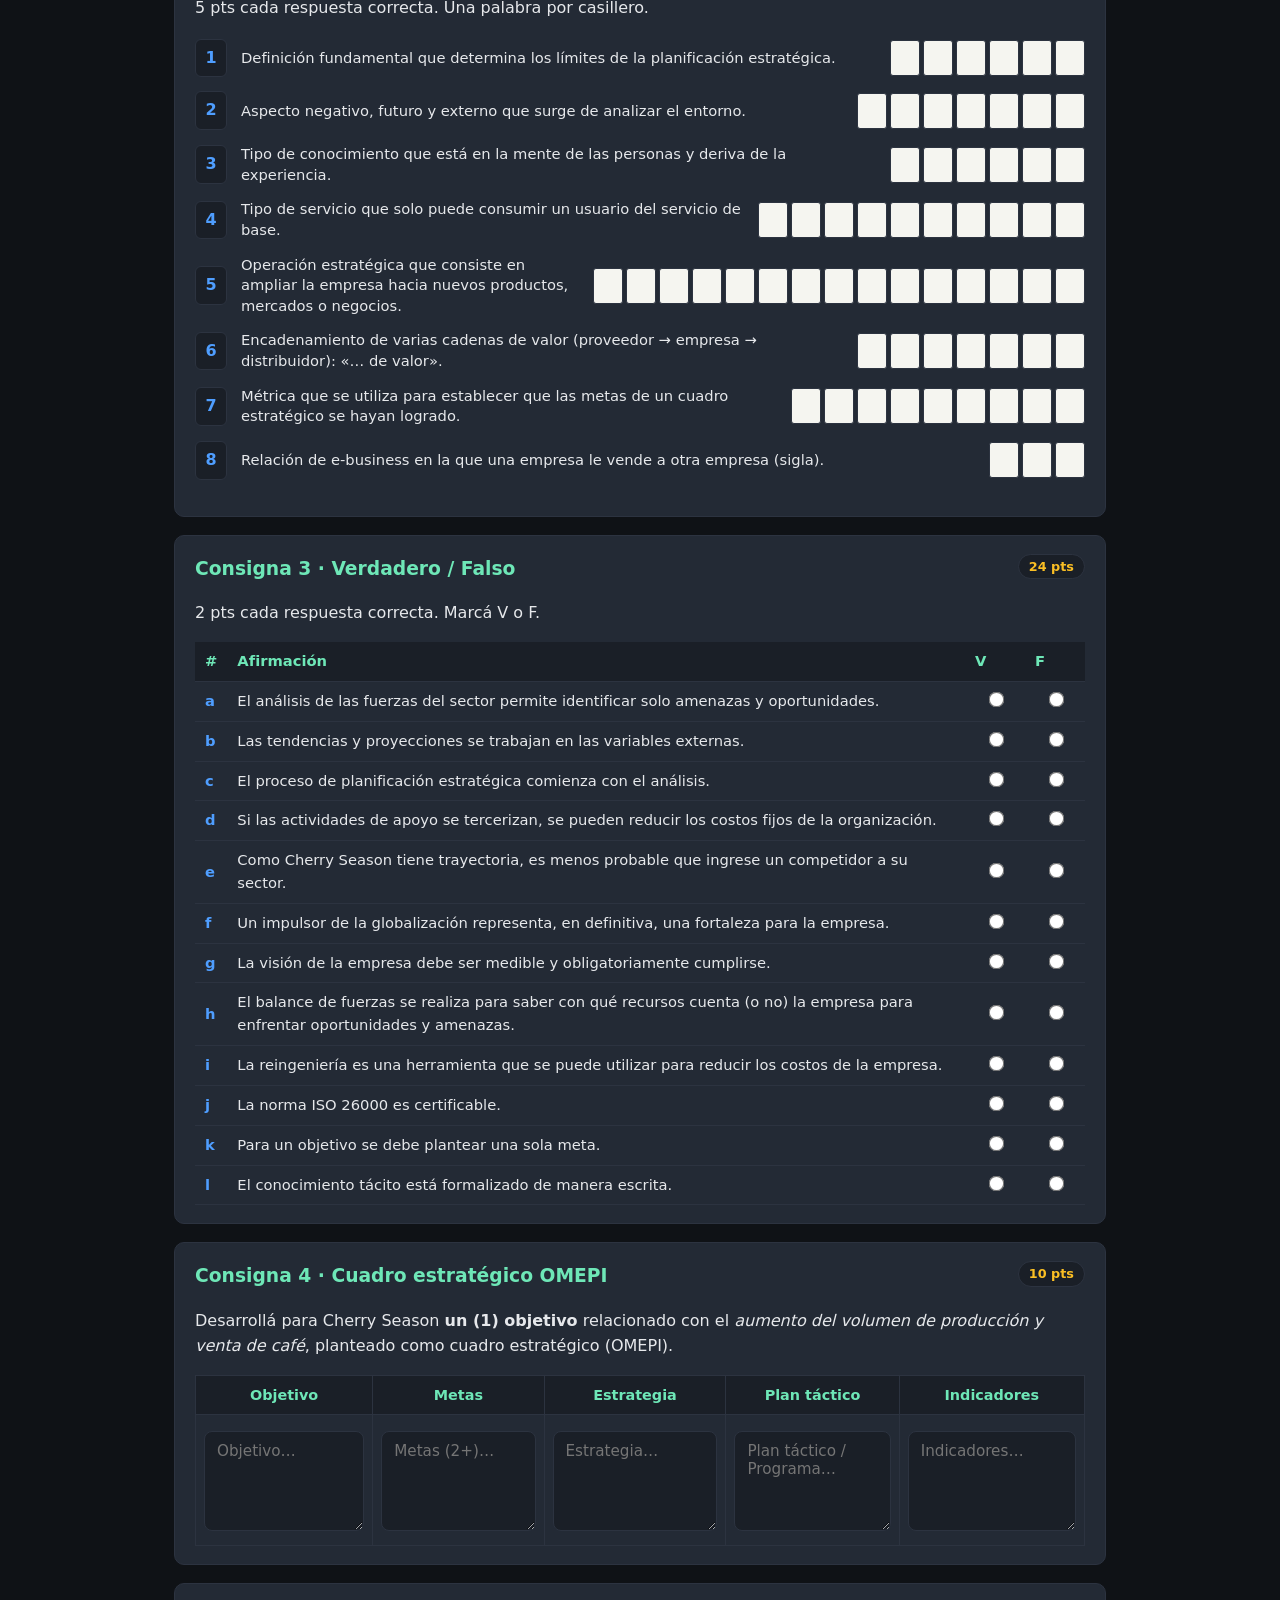
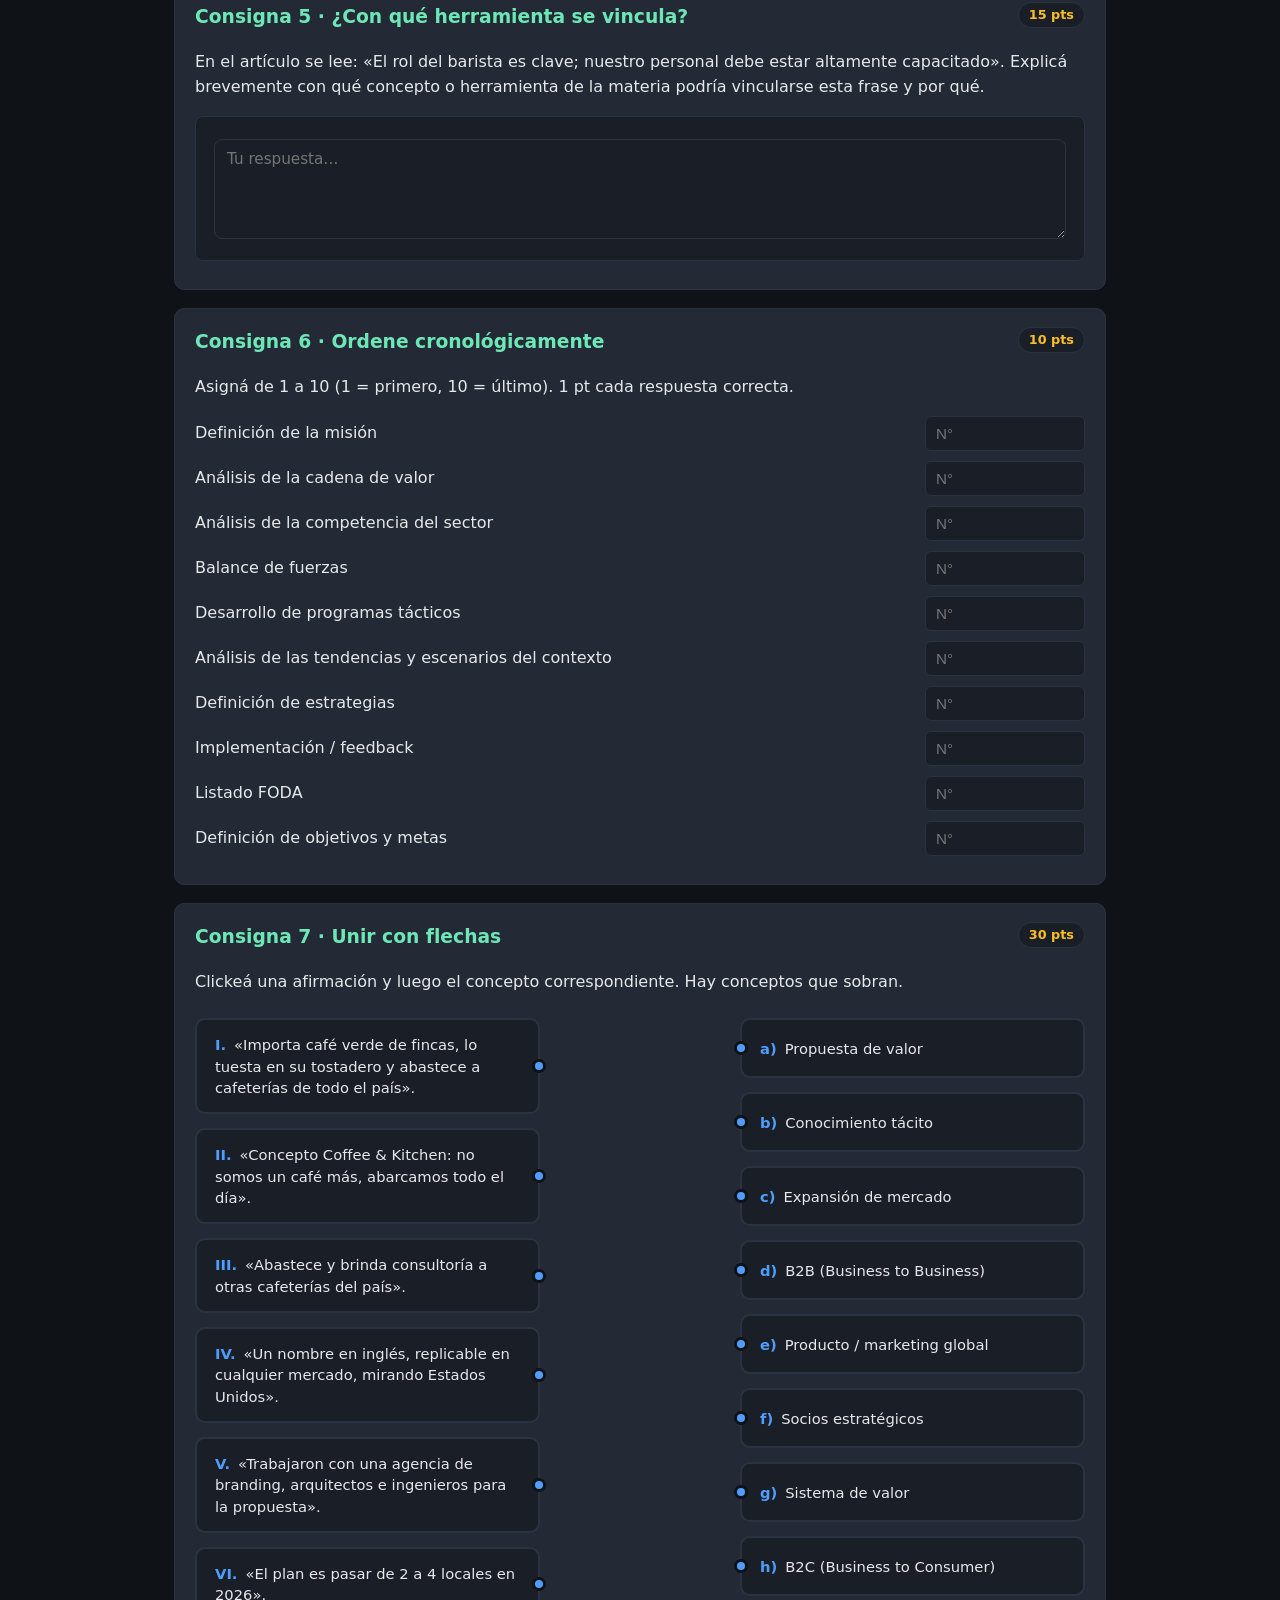
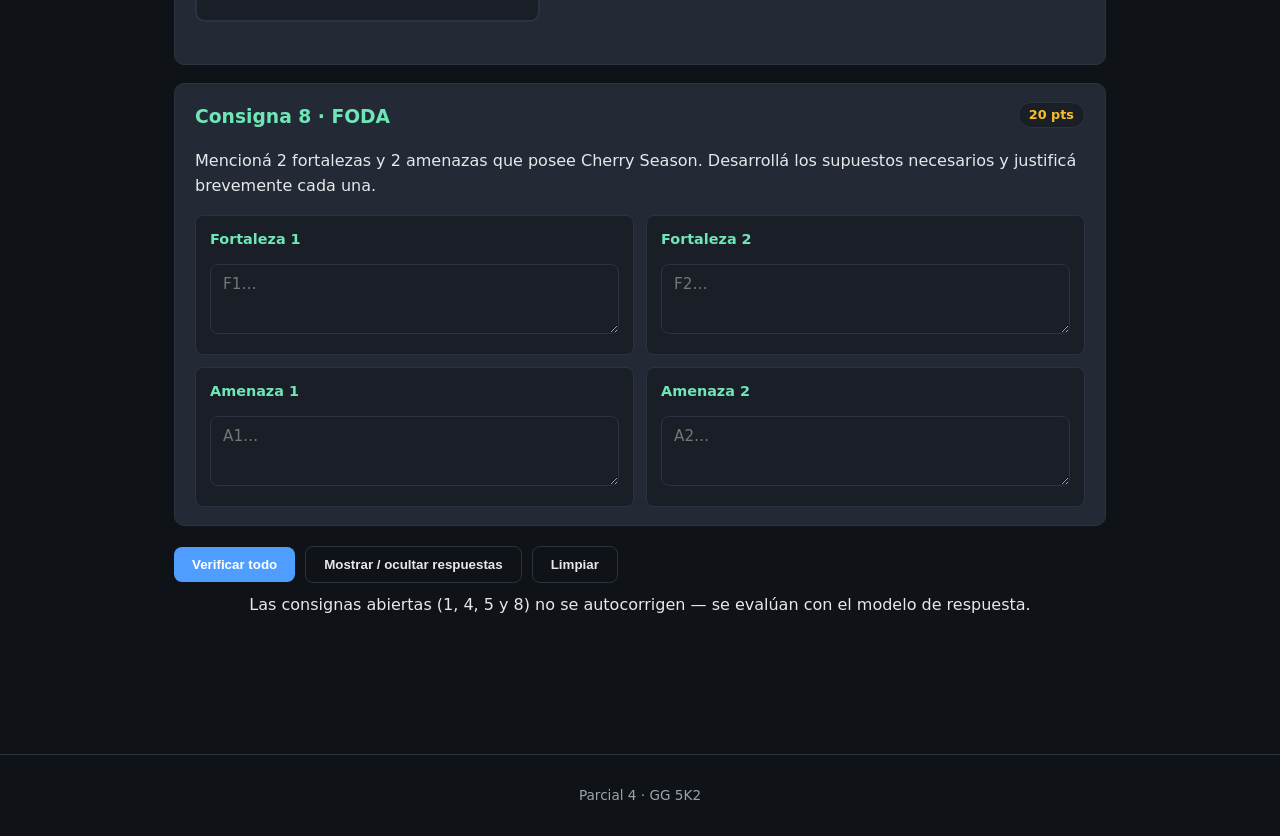
<file: parcial-4.html>
<!DOCTYPE html>
<html lang="es">
<head>
<meta charset="UTF-8">
<meta name="viewport" content="width=device-width, initial-scale=1.0">
<title>Parcial 4 — Cherry Season — GG 5K2</title>
<link rel="stylesheet" href="styles.css">
</head>
<body>
<header class="site">
  <div class="logo">GG 5K2 · Parciales</div>
  <nav>
    <a href="index.html">Inicio</a>
    <a href="guia.html">Guía de estudio</a>
    <a href="parcial-1.html">Parcial 1 (real)</a>
    <a href="parcial-2.html">Parcial 2</a>
    <a href="parcial-3.html">Parcial 3</a>
    <a href="parcial-4.html">Parcial 4</a>
  </nav>
</header>

<main id="exam">
  <h1>Parcial 4 — Cherry Season</h1>
  <p class="meta">Parcial modelo para práctica · Formato de 8 consignas · Café de especialidad y globalización.</p>

  <article class="exam">
    <h2>Artículo disparador</h2>
    <blockquote>
      <p><strong>Cherry Season: del tostado cordobés al sueño de exportar café de especialidad</strong></p>
      <p><em>Redacción basada en Infonegocios (abreviado)</em></p>
      <p>Lo que en 2022 nació como <strong>«ES Tostadores»</strong> hoy se llama <strong>Cherry Season</strong>: una empresa cordobesa de café de especialidad que cambió su identidad de marca para dar el salto al mercado internacional, con la mira puesta en Estados Unidos. «Queríamos un nombre que conectara con la esencia del café y que fuera fácil de reconocer globalmente», explica su fundador, Leandro Alberione. El nombre, en inglés, refleja la ambición de la marca de establecerse como <strong>un concepto replicable en cualquier mercado</strong>.</p>
      <p>Cherry Season <strong>importa café verde directamente de fincas</strong> de cinco países, trabaja con más de diez variedades, <strong>lo tuesta en su propio tostadero</strong> y abastece tanto a sus locales como a <strong>cafeterías de todo el país, a las que además les brinda consultoría</strong>. Hoy produce y comercializa alrededor de 2.500 kilos de café por mes.</p>
      <p>La propuesta de los locales es un concepto que la empresa llama <strong>«Coffee & Kitchen»</strong>: café de especialidad, gastronomía y pastelería premium a lo largo de todo el día, desde desayunos hasta cenas. «Queremos que la gente entienda que no somos un café más; tenemos una propuesta muy grande que abarca todo el día», enfatiza Alberione. La marca también vende su café tostado a través de un sitio propio de venta online («pedí online»).</p>
      <p>La empresa proyecta <strong>pasar de 2 a 4 locales en Córdoba durante 2026</strong>, con aperturas en esquinas muy cotizadas de Nueva Córdoba. Con esas dos nuevas unidades, espera <strong>duplicar su volumen mensual, que hoy ronda los 25.000 pocillos de café, para llegar a 50.000</strong>.</p>
      <p>A diferencia de otros modelos de crecimiento rápido, Cherry Season <strong>mantiene el control total de la experiencia</strong>: «Todos los locales son de operación propia, los manejamos con el mismo equipo». Para pulir la propuesta trabajaron con <strong>una agencia de branding de Buenos Aires, estudios de arquitectura locales y especialistas en ingeniería</strong>.</p>
      <p>En el mostrador, la empresa pone el foco en la calidad y en su gente: «El rol del barista es clave; nuestro personal debe estar altamente capacitado». Aunque la firma <strong>recibió propuestas para abrir locales en otras provincias</strong>, por el momento la estrategia se concentra en <strong>consolidar su presencia en Córdoba</strong> antes de pensar en el desembarco internacional. «En un país donde importar suele ser un laberinto de trámites y costos, encontrar buen grano y traerlo es parte del desafío», reconocen.</p>
    </blockquote>
  </article>

  <!-- ===== Consigna 1 ===== -->
  <section class="section">
    <h3>Consigna 1 · Impulsor y palanca <span class="points">15 pts</span></h3>
    <p class="meta">Desarrollá breve y claramente cómo Cherry Season podría aprovechar <strong>al menos un (1) IMPULSOR</strong> de la globalización mediante alguna <strong>PALANCA</strong>, explicando cuáles serían y cómo se relacionan.</p>
    <div class="open-q">
      <textarea class="open-answer" placeholder="Tu respuesta…"></textarea>
    </div>
    <div class="answer-box">
      <strong>Respuesta modelo:</strong>
      <p>Cherry Season puede aprovechar el <strong>impulsor de mercado</strong> (nivelación de gustos y necesidades: el café de especialidad es una tendencia global que se consume de manera similar en muchos países). La <strong>palanca</strong> que acciona ese impulsor es la de <strong>producto y marketing global</strong>: el cambio de nombre a un término en inglés («Cherry Season»), pensado para ser replicable en cualquier mercado, junto con un concepto de marca y propuesta de valor («Coffee & Kitchen») que pueden ofrecerse sin grandes adaptaciones en distintos países. Esa palanca le permite escalar la marca aprovechando que la demanda de café de especialidad ya está nivelada a nivel mundial.</p>
      <p>También podría sumar el impulsor <strong>de costo</strong> (importación directa desde fincas) accionado por la palanca de <strong>localización de actividades de la cadena de valor</strong>.</p>
    </div>
  </section>

  <!-- ===== Consigna 2 ===== -->
  <section class="section">
    <h3>Consigna 2 · Defina el término <span class="points">40 pts</span></h3>
    <p class="meta">5 pts cada respuesta correcta. Una palabra por casillero.</p>

    <div id="cw4" class="crossword" data-cw-words='[
      {"n":1,"clue":"Definición fundamental que determina los límites de la planificación estratégica.","answer":"MISION"},
      {"n":2,"clue":"Aspecto negativo, futuro y externo que surge de analizar el entorno.","answer":"AMENAZA"},
      {"n":3,"clue":"Tipo de conocimiento que está en la mente de las personas y deriva de la experiencia.","answer":"TACITO"},
      {"n":4,"clue":"Tipo de servicio que solo puede consumir un usuario del servicio de base.","answer":"PERIFERICO"},
      {"n":5,"clue":"Operación estratégica que consiste en ampliar la empresa hacia nuevos productos, mercados o negocios.","answer":"DIVERSIFICACION"},
      {"n":6,"clue":"Encadenamiento de varias cadenas de valor (proveedor → empresa → distribuidor): «… de valor».","answer":"SISTEMA"},
      {"n":7,"clue":"Métrica que se utiliza para establecer que las metas de un cuadro estratégico se hayan logrado.","answer":"INDICADOR"},
      {"n":8,"clue":"Relación de e-business en la que una empresa le vende a otra empresa (sigla).","answer":"B2B"}
    ]'></div>

    <div class="answer-box">
      <strong>Respuestas:</strong> 1·MISION · 2·AMENAZA · 3·TACITO · 4·PERIFERICO · 5·DIVERSIFICACION · 6·SISTEMA (de valor) · 7·INDICADOR · 8·B2B.
    </div>
  </section>

  <!-- ===== Consigna 3 ===== -->
  <section class="section">
    <h3>Consigna 3 · Verdadero / Falso <span class="points">24 pts</span></h3>
    <p class="meta">2 pts cada respuesta correcta. Marcá V o F.</p>

    <table class="vf-table" id="vf4">
      <thead><tr><th>#</th><th>Afirmación</th><th class="vf-choice">V</th><th class="vf-choice">F</th></tr></thead>
      <tbody>
        <tr data-vf-answer="F"><td class="vf-letter">a</td><td>El análisis de las fuerzas del sector permite identificar solo amenazas y oportunidades.</td>
          <td class="vf-choice"><input type="radio" name="vf-a" value="V"></td>
          <td class="vf-choice"><input type="radio" name="vf-a" value="F"></td></tr>
        <tr data-vf-answer="V"><td class="vf-letter">b</td><td>Las tendencias y proyecciones se trabajan en las variables externas.</td>
          <td class="vf-choice"><input type="radio" name="vf-b" value="V"></td>
          <td class="vf-choice"><input type="radio" name="vf-b" value="F"></td></tr>
        <tr data-vf-answer="V"><td class="vf-letter">c</td><td>El proceso de planificación estratégica comienza con el análisis.</td>
          <td class="vf-choice"><input type="radio" name="vf-c" value="V"></td>
          <td class="vf-choice"><input type="radio" name="vf-c" value="F"></td></tr>
        <tr data-vf-answer="V"><td class="vf-letter">d</td><td>Si las actividades de apoyo se tercerizan, se pueden reducir los costos fijos de la organización.</td>
          <td class="vf-choice"><input type="radio" name="vf-d" value="V"></td>
          <td class="vf-choice"><input type="radio" name="vf-d" value="F"></td></tr>
        <tr data-vf-answer="F"><td class="vf-letter">e</td><td>Como Cherry Season tiene trayectoria, es menos probable que ingrese un competidor a su sector.</td>
          <td class="vf-choice"><input type="radio" name="vf-e" value="V"></td>
          <td class="vf-choice"><input type="radio" name="vf-e" value="F"></td></tr>
        <tr data-vf-answer="F"><td class="vf-letter">f</td><td>Un impulsor de la globalización representa, en definitiva, una fortaleza para la empresa.</td>
          <td class="vf-choice"><input type="radio" name="vf-f" value="V"></td>
          <td class="vf-choice"><input type="radio" name="vf-f" value="F"></td></tr>
        <tr data-vf-answer="F"><td class="vf-letter">g</td><td>La visión de la empresa debe ser medible y obligatoriamente cumplirse.</td>
          <td class="vf-choice"><input type="radio" name="vf-g" value="V"></td>
          <td class="vf-choice"><input type="radio" name="vf-g" value="F"></td></tr>
        <tr data-vf-answer="V"><td class="vf-letter">h</td><td>El balance de fuerzas se realiza para saber con qué recursos cuenta (o no) la empresa para enfrentar oportunidades y amenazas.</td>
          <td class="vf-choice"><input type="radio" name="vf-h" value="V"></td>
          <td class="vf-choice"><input type="radio" name="vf-h" value="F"></td></tr>
        <tr data-vf-answer="V"><td class="vf-letter">i</td><td>La reingeniería es una herramienta que se puede utilizar para reducir los costos de la empresa.</td>
          <td class="vf-choice"><input type="radio" name="vf-i" value="V"></td>
          <td class="vf-choice"><input type="radio" name="vf-i" value="F"></td></tr>
        <tr data-vf-answer="F"><td class="vf-letter">j</td><td>La norma ISO 26000 es certificable.</td>
          <td class="vf-choice"><input type="radio" name="vf-j" value="V"></td>
          <td class="vf-choice"><input type="radio" name="vf-j" value="F"></td></tr>
        <tr data-vf-answer="F"><td class="vf-letter">k</td><td>Para un objetivo se debe plantear una sola meta.</td>
          <td class="vf-choice"><input type="radio" name="vf-k" value="V"></td>
          <td class="vf-choice"><input type="radio" name="vf-k" value="F"></td></tr>
        <tr data-vf-answer="F"><td class="vf-letter">l</td><td>El conocimiento tácito está formalizado de manera escrita.</td>
          <td class="vf-choice"><input type="radio" name="vf-l" value="V"></td>
          <td class="vf-choice"><input type="radio" name="vf-l" value="F"></td></tr>
      </tbody>
    </table>

    <div class="answer-box">
      <strong>Respuestas y por qué:</strong>
      <ul>
        <li><strong>a · F</strong> — el análisis del sector también permite identificar fortalezas/debilidades comparativas y el atractivo/riesgo del sector. La palabra «solo» lo vuelve falso.</li>
        <li><strong>b · V</strong> — tendencias (cualitativas) y proyecciones (cuantitativas) se trabajan sobre las variables externas no controlables del macroambiente.</li>
        <li><strong>c · V</strong> — la planificación estratégica tiene dos etapas: análisis y diagnóstico. Empieza con el análisis.</li>
        <li><strong>d · V</strong> — tercerizar suele convertir costos fijos en variables.</li>
        <li><strong>e · F</strong> — la trayectoria sola no impide el ingreso de un competidor. Lo determinan las barreras de entrada del sector.</li>
        <li><strong>f · F</strong> — un impulsor es una variable externa (no controlable). Las fortalezas son internas.</li>
        <li><strong>g · F</strong> — la visión es inspiradora y no suele medirse en números ni cumplirse obligatoriamente.</li>
        <li><strong>h · V</strong> — el balance de fuerzas cruza FyD con OyA para sacar conclusiones estratégicas.</li>
        <li><strong>i · V</strong> — la reingeniería rediseña procesos desde cero y, entre sus ventajas, reduce costos.</li>
        <li><strong>j · F</strong> — ISO 26000 NO es certificable; es una guía de responsabilidad social.</li>
        <li><strong>k · F</strong> — debe tener 2 o más metas que sumen el objetivo.</li>
        <li><strong>l · F</strong> — el explícito es el escrito. El tácito vive en la mente.</li>
      </ul>
    </div>
  </section>

  <!-- ===== Consigna 4 ===== -->
  <section class="section">
    <h3>Consigna 4 · Cuadro estratégico OMEPI <span class="points">10 pts</span></h3>
    <p class="meta">Desarrollá para Cherry Season <strong>un (1) objetivo</strong> relacionado con el <em>aumento del volumen de producción y venta de café</em>, planteado como cuadro estratégico (OMEPI).</p>

    <table class="omepi-table">
      <thead>
        <tr><th>Objetivo</th><th>Metas</th><th>Estrategia</th><th>Plan táctico</th><th>Indicadores</th></tr>
      </thead>
      <tbody>
        <tr>
          <td><textarea class="open-answer" placeholder="Objetivo…"></textarea></td>
          <td><textarea class="open-answer" placeholder="Metas (2+)…"></textarea></td>
          <td><textarea class="open-answer" placeholder="Estrategia…"></textarea></td>
          <td><textarea class="open-answer" placeholder="Plan táctico / Programa…"></textarea></td>
          <td><textarea class="open-answer" placeholder="Indicadores…"></textarea></td>
        </tr>
      </tbody>
    </table>

    <div class="answer-box">
      <strong>Modelo de respuesta:</strong>
      <table class="omepi-table" style="margin-top:10px">
        <tbody>
        <tr>
          <td><strong>Objetivo:</strong> Duplicar el volumen mensual de comercialización de café para pasar de 25.000 a 50.000 pocillos durante 2026.</td>
          <td><strong>Metas:</strong><br>· +12.500 pocillos mensuales al cierre del primer semestre 2026.<br>· +12.500 pocillos mensuales adicionales al cierre del segundo semestre 2026.</td>
          <td><strong>Estrategia:</strong> Diferenciación a través del concepto «Coffee & Kitchen» y expansión controlada de operación propia.</td>
          <td><strong>Plan táctico — Programa Cherry Expansión 2026:</strong> apertura de los dos nuevos locales en Nueva Córdoba (Chacabuco/San Lorenzo y Buenos Aires/Estrada), capacitación de baristas, ampliación del tostadero, refuerzo de la venta online. Responsable: gerencia operativa. Plazo: 12 meses.</td>
          <td><strong>Indicadores:</strong><br>· Pocillos vendidos por mes (medido mensualmente y comparado contra meta).<br>· Kilos de café tostado mensuales (control de capacidad productiva).</td>
        </tr>
        </tbody>
      </table>
    </div>
  </section>

  <!-- ===== Consigna 5 ===== -->
  <section class="section">
    <h3>Consigna 5 · ¿Con qué herramienta se vincula? <span class="points">15 pts</span></h3>
    <p class="meta">En el artículo se lee: «El rol del barista es clave; nuestro personal debe estar altamente capacitado». Explicá brevemente con qué concepto o herramienta de la materia podría vincularse esta frase y por qué.</p>
    <div class="open-q">
      <textarea class="open-answer" placeholder="Tu respuesta…"></textarea>
    </div>
    <div class="answer-box">
      <strong>Respuesta modelo:</strong>
      <p>La frase se vincula con la <strong>Servucción</strong>, específicamente con el rol del <strong>personal de contacto</strong>. En la prestación de un servicio, el personal de contacto es uno de los elementos centrales que define la calidad percibida por el cliente, sobre todo en los <strong>momentos de la verdad críticos</strong> (atención en barra, recomendación de café, preparación del pedido). Por eso la capacitación es clave: tangibiliza la calidad del servicio, refuerza la propuesta de valor («no somos un café más») y permite estandarizar la experiencia en cada local.</p>
      <p>También puede vincularse con el <strong>conocimiento tácito</strong> (el saber hacer del barista) y su transferencia mediante capacitación (de tácito a tácito → socialización; de tácito a explícito → externalización).</p>
    </div>
  </section>

  <!-- ===== Consigna 6 ===== -->
  <section class="section">
    <h3>Consigna 6 · Ordene cronológicamente <span class="points">10 pts</span></h3>
    <p class="meta">Asigná de 1 a 10 (1 = primero, 10 = último). 1 pt cada respuesta correcta.</p>

    <div class="q-row"><span class="q-text">Definición de la misión</span><input type="text" data-answer='["6"]' placeholder="N°" style="max-width:80px"></div>
    <div class="q-row"><span class="q-text">Análisis de la cadena de valor</span><input type="text" data-answer='["3"]' placeholder="N°" style="max-width:80px"></div>
    <div class="q-row"><span class="q-text">Análisis de la competencia del sector</span><input type="text" data-answer='["2"]' placeholder="N°" style="max-width:80px"></div>
    <div class="q-row"><span class="q-text">Balance de fuerzas</span><input type="text" data-answer='["5"]' placeholder="N°" style="max-width:80px"></div>
    <div class="q-row"><span class="q-text">Desarrollo de programas tácticos</span><input type="text" data-answer='["9"]' placeholder="N°" style="max-width:80px"></div>
    <div class="q-row"><span class="q-text">Análisis de las tendencias y escenarios del contexto</span><input type="text" data-answer='["1"]' placeholder="N°" style="max-width:80px"></div>
    <div class="q-row"><span class="q-text">Definición de estrategias</span><input type="text" data-answer='["8"]' placeholder="N°" style="max-width:80px"></div>
    <div class="q-row"><span class="q-text">Implementación / feedback</span><input type="text" data-answer='["10"]' placeholder="N°" style="max-width:80px"></div>
    <div class="q-row"><span class="q-text">Listado FODA</span><input type="text" data-answer='["4"]' placeholder="N°" style="max-width:80px"></div>
    <div class="q-row"><span class="q-text">Definición de objetivos y metas</span><input type="text" data-answer='["7"]' placeholder="N°" style="max-width:80px"></div>

    <div class="answer-box">
      <strong>Secuencia correcta:</strong> Tendencias y escenarios (1) → Competencia (2) → Cadena de valor (3) → Listado FODA (4) → Balance de fuerzas (5) → Misión (6) → Objetivos y metas (7) → Estrategias (8) → Programas tácticos (9) → Implementación/feedback (10).
    </div>
  </section>

  <!-- ===== Consigna 7 ===== -->
  <section class="section">
    <h3>Consigna 7 · Unir con flechas <span class="points">30 pts</span></h3>
    <p class="meta">Clickeá una afirmación y luego el concepto correspondiente. Hay conceptos que sobran.</p>

    <div id="m4" class="match-arrows">
      <svg class="arrow-layer"></svg>
      <div class="match-col left">
        <div class="match-item" data-mid="L1" data-answer="R7">
          <span class="dot"></span>
          <div><span class="label">I.</span>«Importa café verde de fincas, lo tuesta en su tostadero y abastece a cafeterías de todo el país».</div>
        </div>
        <div class="match-item" data-mid="L2" data-answer="R1">
          <span class="dot"></span>
          <div><span class="label">II.</span>«Concepto Coffee & Kitchen: no somos un café más, abarcamos todo el día».</div>
        </div>
        <div class="match-item" data-mid="L3" data-answer="R4">
          <span class="dot"></span>
          <div><span class="label">III.</span>«Abastece y brinda consultoría a otras cafeterías del país».</div>
        </div>
        <div class="match-item" data-mid="L4" data-answer="R5">
          <span class="dot"></span>
          <div><span class="label">IV.</span>«Un nombre en inglés, replicable en cualquier mercado, mirando Estados Unidos».</div>
        </div>
        <div class="match-item" data-mid="L5" data-answer="R6">
          <span class="dot"></span>
          <div><span class="label">V.</span>«Trabajaron con una agencia de branding, arquitectos e ingenieros para la propuesta».</div>
        </div>
        <div class="match-item" data-mid="L6" data-answer="R3">
          <span class="dot"></span>
          <div><span class="label">VI.</span>«El plan es pasar de 2 a 4 locales en 2026».</div>
        </div>
      </div>
      <div class="match-col center"></div>
      <div class="match-col right">
        <div class="match-item" data-mid="R1"><span class="dot"></span><div><span class="label">a)</span>Propuesta de valor</div></div>
        <div class="match-item" data-mid="R2"><span class="dot"></span><div><span class="label">b)</span>Conocimiento tácito</div></div>
        <div class="match-item" data-mid="R3"><span class="dot"></span><div><span class="label">c)</span>Expansión de mercado</div></div>
        <div class="match-item" data-mid="R4"><span class="dot"></span><div><span class="label">d)</span>B2B (Business to Business)</div></div>
        <div class="match-item" data-mid="R5"><span class="dot"></span><div><span class="label">e)</span>Producto / marketing global</div></div>
        <div class="match-item" data-mid="R6"><span class="dot"></span><div><span class="label">f)</span>Socios estratégicos</div></div>
        <div class="match-item" data-mid="R7"><span class="dot"></span><div><span class="label">g)</span>Sistema de valor</div></div>
        <div class="match-item" data-mid="R8"><span class="dot"></span><div><span class="label">h)</span>B2C (Business to Consumer)</div></div>
      </div>
    </div>

    <div class="answer-box">
      <strong>Respuestas:</strong> I → g · II → a · III → d · IV → e · V → f · VI → c. (Sobran: b · Conocimiento tácito y h · B2C.)
    </div>
  </section>

  <!-- ===== Consigna 8 ===== -->
  <section class="section">
    <h3>Consigna 8 · FODA <span class="points">20 pts</span></h3>
    <p class="meta">Mencioná 2 fortalezas y 2 amenazas que posee Cherry Season. Desarrollá los supuestos necesarios y justificá brevemente cada una.</p>

    <div class="foda-grid">
      <div class="foda-cell"><h4>Fortaleza 1</h4><textarea class="open-answer" placeholder="F1…"></textarea></div>
      <div class="foda-cell"><h4>Fortaleza 2</h4><textarea class="open-answer" placeholder="F2…"></textarea></div>
      <div class="foda-cell"><h4>Amenaza 1</h4><textarea class="open-answer" placeholder="A1…"></textarea></div>
      <div class="foda-cell"><h4>Amenaza 2</h4><textarea class="open-answer" placeholder="A2…"></textarea></div>
    </div>

    <div class="answer-box">
      <strong>Respuesta modelo:</strong>
      <ul>
        <li><strong>Fortaleza 1 — Integración vertical de la cadena (sistema de valor controlado).</strong> Cherry Season importa café verde directo de fincas, lo tuesta en su propio tostadero y opera sus locales con un mismo equipo. Eso le da control total de la experiencia y de la calidad.</li>
        <li><strong>Fortaleza 2 — Propuesta de valor diferenciada.</strong> El concepto «Coffee & Kitchen» (café de especialidad + gastronomía y pastelería premium durante todo el día) la distingue claramente de otras cafeterías y refuerza el ticket por cliente.</li>
        <li><strong>Amenaza 1 — Barreras a la importación.</strong> En el contexto argentino, los trámites y costos para importar café verde son altos y volátiles. Cambios en las regulaciones aduaneras o devaluaciones afectan directamente su estructura de costos.</li>
        <li><strong>Amenaza 2 — Ingreso de nuevos competidores.</strong> El café de especialidad es una tendencia en crecimiento en Argentina; cadenas locales y marcas internacionales podrían entrar al mismo nicho con mayor capital y escala, presionando precios y disputando el mismo cliente.</li>
      </ul>
      <p class="meta">Otras opciones válidas: fortaleza = personal capacitado / red de socios estratégicos / canal online propio. Amenaza = inflación e inestabilidad económica / cambios en hábitos de consumo / suba del costo del grano internacional.</p>
    </div>
  </section>

  <div class="btn-row">
    <button class="btn" onclick="verifyExam({crosswordIds:['cw4'], matchingIds:['m4'], vfRoots:['#vf4'], textRoot:'#exam'})">Verificar todo</button>
    <button class="btn secondary" onclick="toggleAnswers('#exam')">Mostrar / ocultar respuestas</button>
    <button class="btn secondary" onclick="resetExam({crosswordIds:['cw4'], matchingIds:['m4'], vfRoots:['#vf4'], textRoot:'#exam'})">Limpiar</button>
    <span class="score"></span>
  </div>
  <p class="meta" style="text-align:center;margin-top:10px;">Las consignas abiertas (1, 4, 5 y 8) no se autocorrigen — se evalúan con el modelo de respuesta.</p>
</main>

<footer>Parcial 4 · GG 5K2</footer>
<script src="script.js"></script>
<script>
  buildCrossword('cw4');
  initMatching('m4');
</script>
</body>
</html>
</file>
<file: styles.css>
:root {
  --bg: #0f1216;
  --card: #1a1f27;
  --card-2: #232a35;
  --text: #e6e8eb;
  --muted: #9aa3af;
  --accent: #4f9eff;
  --accent-2: #6ee7b7;
  --bad: #f87171;
  --warn: #fbbf24;
  --border: #2c3340;
}

* { box-sizing: border-box; }
html, body { margin: 0; padding: 0; background: var(--bg); color: var(--text); font-family: system-ui, -apple-system, "Segoe UI", Roboto, sans-serif; line-height: 1.55; }
a { color: var(--accent); text-decoration: none; }
a:hover { text-decoration: underline; }

header.site {
  background: linear-gradient(180deg, #1a1f27 0%, #0f1216 100%);
  border-bottom: 1px solid var(--border);
  padding: 16px 24px;
  position: sticky; top: 0; z-index: 10;
  display: flex; gap: 24px; align-items: center; flex-wrap: wrap;
}
header.site .logo { font-weight: 700; font-size: 1.05rem; }
header.site nav a { color: var(--muted); margin-right: 16px; }
header.site nav a:hover, header.site nav a.active { color: var(--text); }

main { max-width: 980px; margin: 0 auto; padding: 32px 24px 80px; }
h1 { margin-top: 0; font-size: 2rem; }
h2 { margin-top: 2.5rem; border-bottom: 1px solid var(--border); padding-bottom: 6px; }
h3 { margin-top: 1.8rem; color: var(--accent-2); }

.hero {
  background: var(--card);
  border: 1px solid var(--border);
  border-radius: 14px;
  padding: 28px;
  margin-bottom: 28px;
}
.hero p { color: var(--muted); margin: 8px 0 0; }

.grid {
  display: grid; grid-template-columns: repeat(auto-fit, minmax(260px, 1fr));
  gap: 16px; margin-top: 24px;
}
.card {
  background: var(--card);
  border: 1px solid var(--border);
  border-radius: 12px;
  padding: 20px;
  transition: transform .15s, border-color .15s;
}
.card:hover { transform: translateY(-2px); border-color: var(--accent); }
.card h3 { margin: 0 0 8px; color: var(--text); }
.card p { color: var(--muted); margin: 0 0 12px; font-size: .92rem; }
.card .pill { display: inline-block; font-size: .75rem; padding: 2px 8px; border-radius: 999px; background: var(--card-2); color: var(--muted); margin-right: 6px; }

article.exam { background: var(--card); border: 1px solid var(--border); border-radius: 14px; padding: 24px; margin-bottom: 28px; }
article.exam .meta { color: var(--muted); font-size: .9rem; margin-bottom: 18px; }
article.exam blockquote { background: var(--card-2); border-left: 4px solid var(--accent); padding: 14px 18px; border-radius: 6px; margin: 0 0 18px; font-style: normal; color: #d6d9df; }
article.exam blockquote p { margin: 6px 0; }

section.section { background: var(--card-2); border-radius: 10px; padding: 18px 20px; margin: 18px 0; border: 1px solid var(--border); }
section.section h3 { margin-top: 0; }
.points { float: right; background: var(--card); border: 1px solid var(--border); padding: 2px 10px; border-radius: 999px; font-size: .8rem; color: var(--warn); }

ol.numbered, ul.numbered { padding-left: 20px; }
ol.numbered li, ul.numbered li { margin-bottom: 10px; }

.q-row { display: flex; gap: 10px; align-items: center; margin-bottom: 10px; flex-wrap: wrap; }
.q-row .q-text { flex: 1 1 360px; }
.q-row input[type=text], .q-row select {
  background: var(--card); color: var(--text); border: 1px solid var(--border);
  padding: 8px 10px; border-radius: 6px; font-size: .95rem; min-width: 160px;
}
.q-row input[type=text].ok, .q-row select.ok { border-color: var(--accent-2); background: #14241e; }
.q-row input[type=text].bad, .q-row select.bad { border-color: var(--bad); background: #2a1818; }

.match-table { width: 100%; border-collapse: collapse; margin-top: 10px; }
.match-table td { padding: 8px 6px; border-bottom: 1px solid var(--border); vertical-align: top; }
.match-table select { width: 100%; }

.omepi-table { width: 100%; border-collapse: collapse; margin-top: 10px; font-size: .9rem; }
.omepi-table th, .omepi-table td { border: 1px solid var(--border); padding: 8px; vertical-align: top; }
.omepi-table th { background: var(--card); color: var(--accent-2); }

.btn { display: inline-block; background: var(--accent); color: white; border: none; padding: 10px 18px; border-radius: 8px; cursor: pointer; font-weight: 600; }
.btn:hover { filter: brightness(1.1); }
.btn.secondary { background: transparent; border: 1px solid var(--border); color: var(--text); }
.btn-row { display: flex; gap: 10px; margin-top: 20px; flex-wrap: wrap; align-items: center; }
.score { font-weight: 700; color: var(--accent-2); }

.answer-box { display: none; background: #14241e; border: 1px solid var(--accent-2); border-radius: 8px; padding: 12px 16px; margin-top: 10px; color: #c8f0dc; }
.answer-box.show { display: block; }
.answer-box strong { color: var(--accent-2); }

details { background: var(--card-2); border: 1px solid var(--border); border-radius: 8px; padding: 10px 14px; margin-bottom: 10px; }
details summary { cursor: pointer; font-weight: 600; color: var(--accent-2); }
details[open] summary { margin-bottom: 8px; }

.tag { display: inline-block; font-size: .72rem; padding: 2px 8px; border-radius: 999px; background: var(--card-2); color: var(--muted); border: 1px solid var(--border); margin-right: 4px; }
.tag.unit { color: var(--accent); }

.warn-banner { background: #2a1d10; border: 1px solid var(--warn); color: #ffd07a; padding: 10px 14px; border-radius: 8px; margin: 12px 0; font-size: .9rem; }

/* ===== CRUCIGRAMA ===== */
.crossword { display: flex; flex-direction: column; gap: 14px; margin: 18px 0; }
.cw-word { display: grid; grid-template-columns: 32px 1fr auto; gap: 14px; align-items: center; }
.cw-num { font-weight: 700; color: var(--accent); text-align: center; background: var(--card); border: 1px solid var(--border); padding: 6px 0; border-radius: 6px; }
.cw-clue { font-size: .92rem; color: var(--text); line-height: 1.4; }
.cw-cells { display: flex; gap: 3px; flex-wrap: wrap; justify-content: flex-end; }
.cw-cell {
  width: 30px; height: 36px; text-align: center; text-transform: uppercase;
  background: #f5f5f0; color: #111; border: 1px solid #2c3340;
  font-weight: 700; font-size: 1.05rem; padding: 0; border-radius: 3px;
  font-family: "Courier New", monospace;
  caret-color: var(--accent);
}
.cw-cell:focus { outline: 2px solid var(--accent); outline-offset: 1px; background: #fff; }
.cw-cell.ok { background: #c8f7c8; border-color: #2a9d2a; color: #094f09; }
.cw-cell.bad { background: #ffcccc; border-color: #b22222; color: #5a0e0e; }
.cw-sep { width: 6px; height: 36px; background: transparent; }

/* ===== UNIR CON FLECHAS ===== */
.match-arrows {
  position: relative;
  display: grid;
  grid-template-columns: 1fr 200px 1fr;
  gap: 0;
  margin: 24px 0;
  align-items: stretch;
}
.match-arrows svg.arrow-layer {
  position: absolute; inset: 0; width: 100%; height: 100%;
  pointer-events: none; z-index: 1;
}
.match-col { display: flex; flex-direction: column; gap: 14px; position: relative; z-index: 2; }
.match-col.center { z-index: 0; }
.match-item {
  background: var(--card); border: 2px solid var(--border); border-radius: 10px;
  padding: 14px 18px; cursor: pointer; position: relative;
  transition: border-color .15s, transform .1s, background .15s;
  font-size: .92rem; line-height: 1.45;
  min-height: 60px; display: flex; align-items: center;
}
.match-item:hover { border-color: var(--accent); transform: translateX(1px); }
.match-item.selected { border-color: var(--accent-2); background: #14241e; box-shadow: 0 0 0 3px rgba(110,231,183,0.2); }
.match-item.connected { border-color: var(--accent); }
.match-item.ok { border-color: #2a9d2a; background: #14241e; }
.match-item.bad { border-color: #b22222; background: #2a1818; }
.match-item .label { font-weight: 700; color: var(--accent); margin-right: 8px; }
.match-item .dot {
  position: absolute; top: 50%; transform: translateY(-50%);
  width: 14px; height: 14px; border-radius: 50%;
  background: var(--accent); border: 3px solid var(--bg); z-index: 3;
}
.match-col.left .match-item .dot { right: -8px; }
.match-col.right .match-item .dot { left: -8px; }
.match-help { font-size: .82rem; color: var(--muted); margin: 8px 0 0; text-align: center; }

@media (max-width: 720px) {
  .match-arrows { grid-template-columns: 1fr; }
  .match-arrows svg.arrow-layer { display: none; }
  .match-col.center { display: none; }
  .match-col.right { margin-top: 8px; }
  .cw-word { grid-template-columns: 32px 1fr; }
  .cw-cells { grid-column: 1 / -1; justify-content: flex-start; }
}

/* ===== TEXTAREAS + V/F ===== */
textarea.open-answer {
  width: 100%; min-height: 100px; background: var(--card); color: var(--text);
  border: 1px solid var(--border); border-radius: 8px; padding: 10px 12px;
  font-family: inherit; font-size: .95rem; resize: vertical; margin-top: 8px;
}
textarea.open-answer:focus { outline: 2px solid var(--accent); border-color: var(--accent); }

.vf-table { width: 100%; border-collapse: collapse; margin-top: 10px; font-size: .92rem; }
.vf-table th, .vf-table td { padding: 8px 10px; border-bottom: 1px solid var(--border); vertical-align: middle; }
.vf-table th { background: var(--card); color: var(--accent-2); text-align: left; font-weight: 600; }
.vf-table td.vf-choice { text-align: center; width: 60px; }
.vf-table input[type=radio] { accent-color: var(--accent); transform: scale(1.2); cursor: pointer; }
.vf-table tr.ok td { background: rgba(110,231,183,0.10); }
.vf-table tr.bad td { background: rgba(248,113,113,0.10); }
.vf-table .vf-letter { font-weight: 700; color: var(--accent); width: 30px; }

.open-q {
  background: var(--card); border: 1px solid var(--border); border-radius: 8px;
  padding: 14px 18px; margin: 10px 0;
}
.open-q .open-q-text { font-size: .94rem; line-height: 1.5; margin: 0 0 4px; }

.foda-grid {
  display: grid; grid-template-columns: 1fr 1fr; gap: 12px; margin-top: 12px;
}
.foda-cell {
  background: var(--card); border: 1px solid var(--border); border-radius: 8px;
  padding: 12px 14px;
}
.foda-cell h4 { margin: 0 0 6px; font-size: .9rem; color: var(--accent-2); }
.foda-cell textarea { min-height: 70px; }
@media (max-width: 600px) { .foda-grid { grid-template-columns: 1fr; } }

footer { text-align: center; color: var(--muted); padding: 30px 20px; font-size: .85rem; border-top: 1px solid var(--border); margin-top: 40px; }

@media (max-width: 600px) {
  header.site { flex-direction: column; align-items: flex-start; gap: 10px; }
  main { padding: 20px 14px 60px; }
  h1 { font-size: 1.5rem; }
}
</file>
